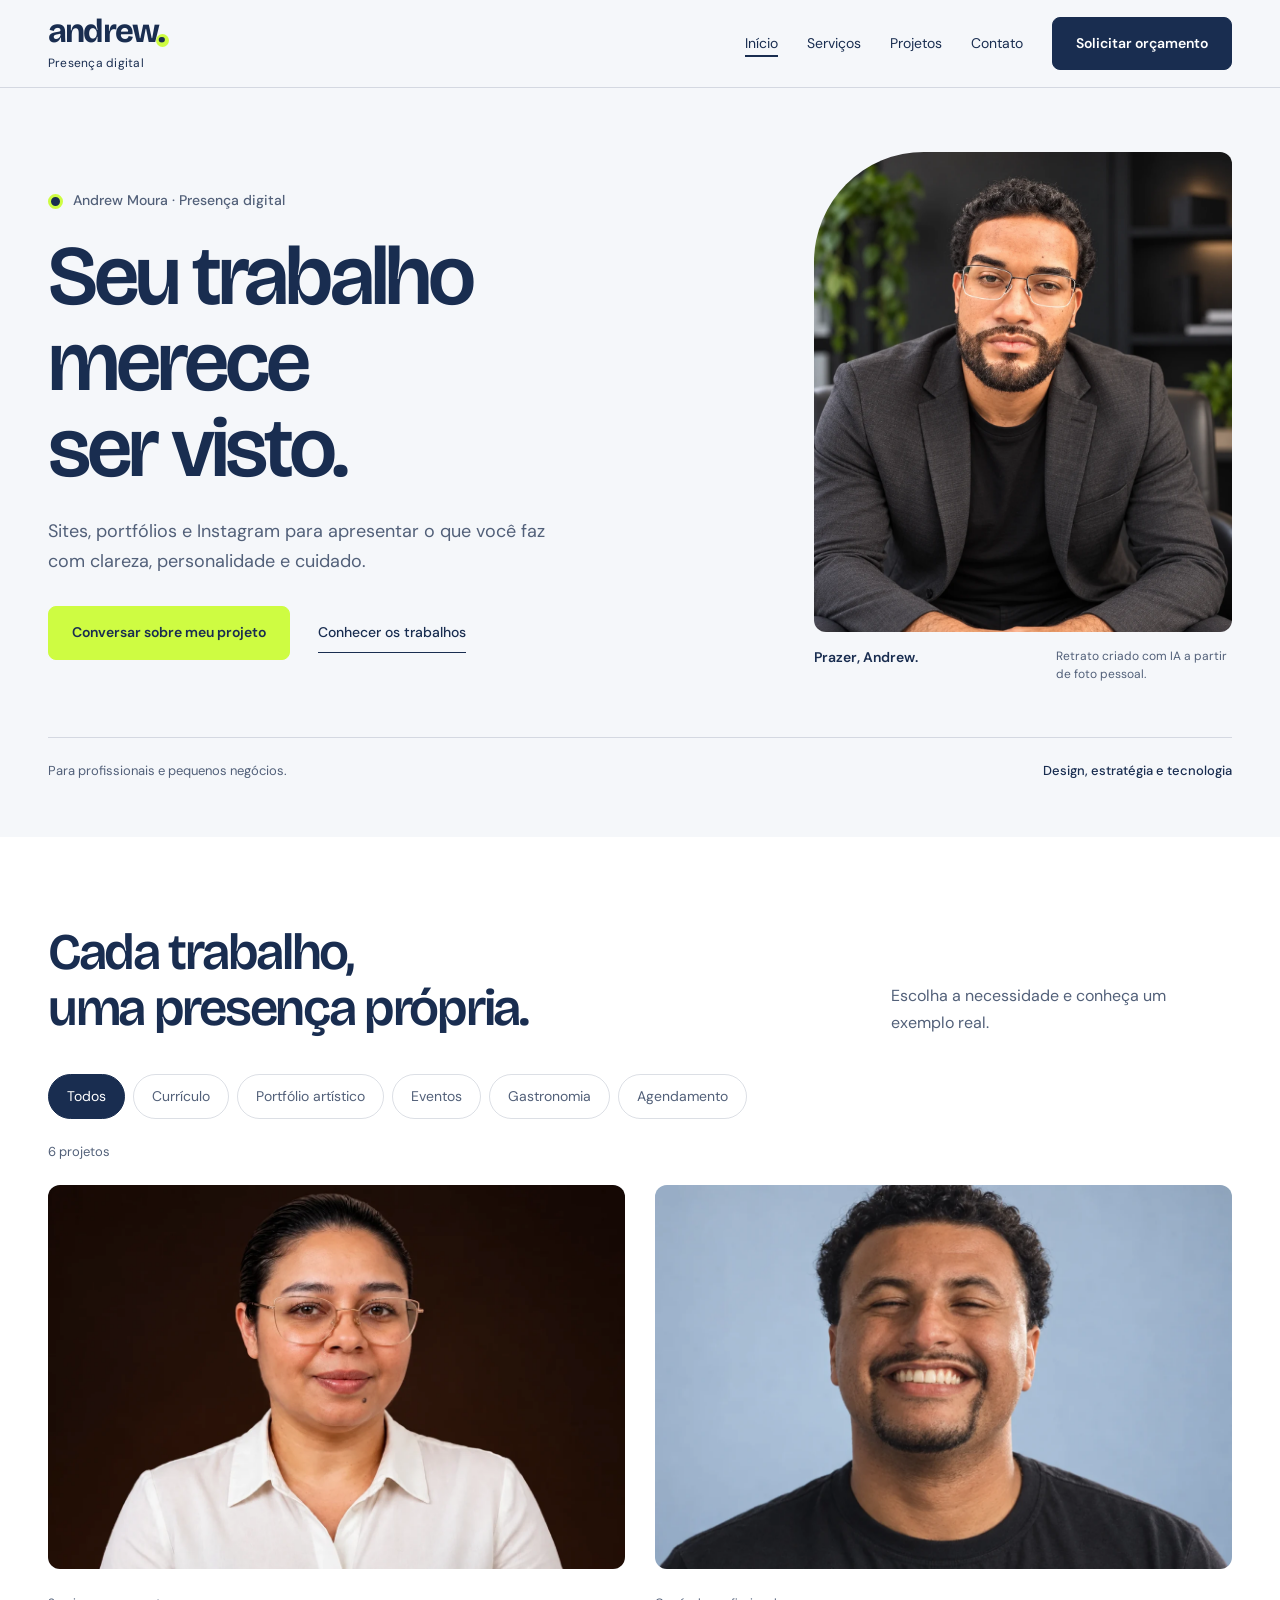
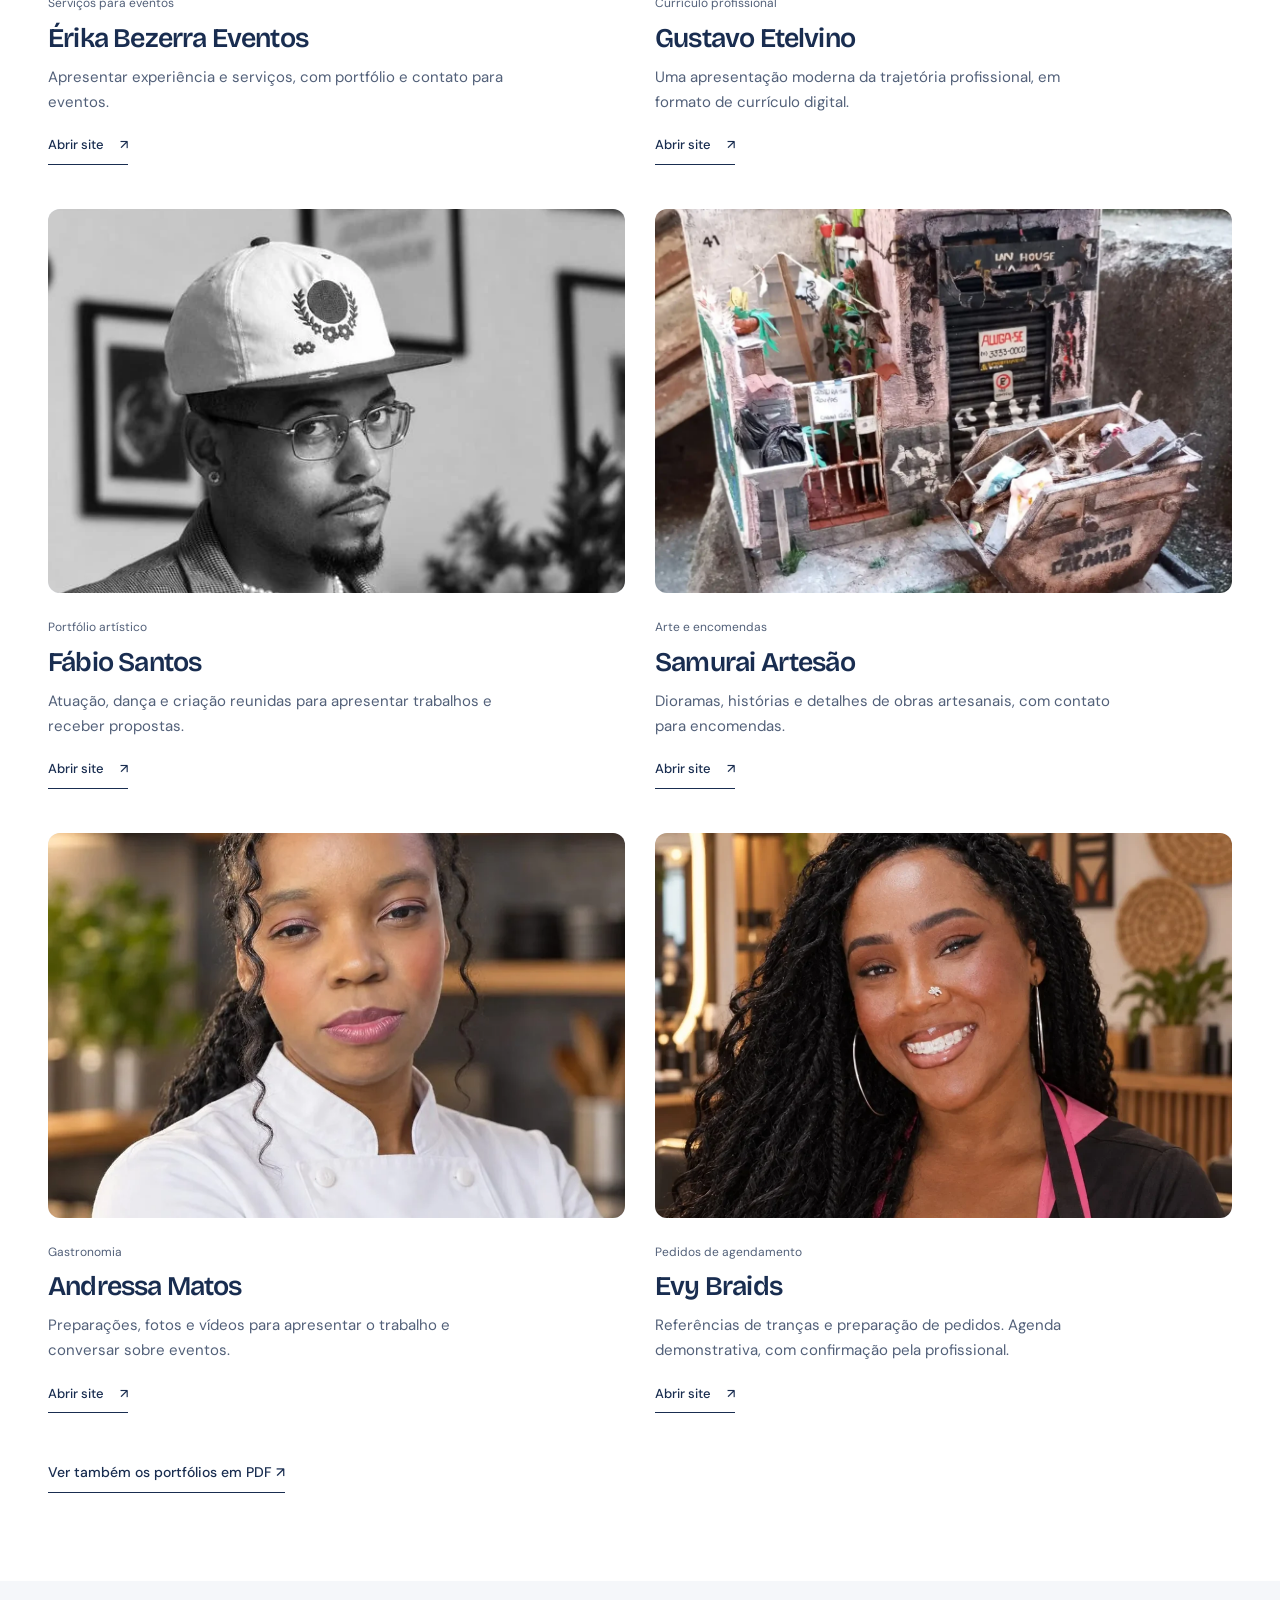
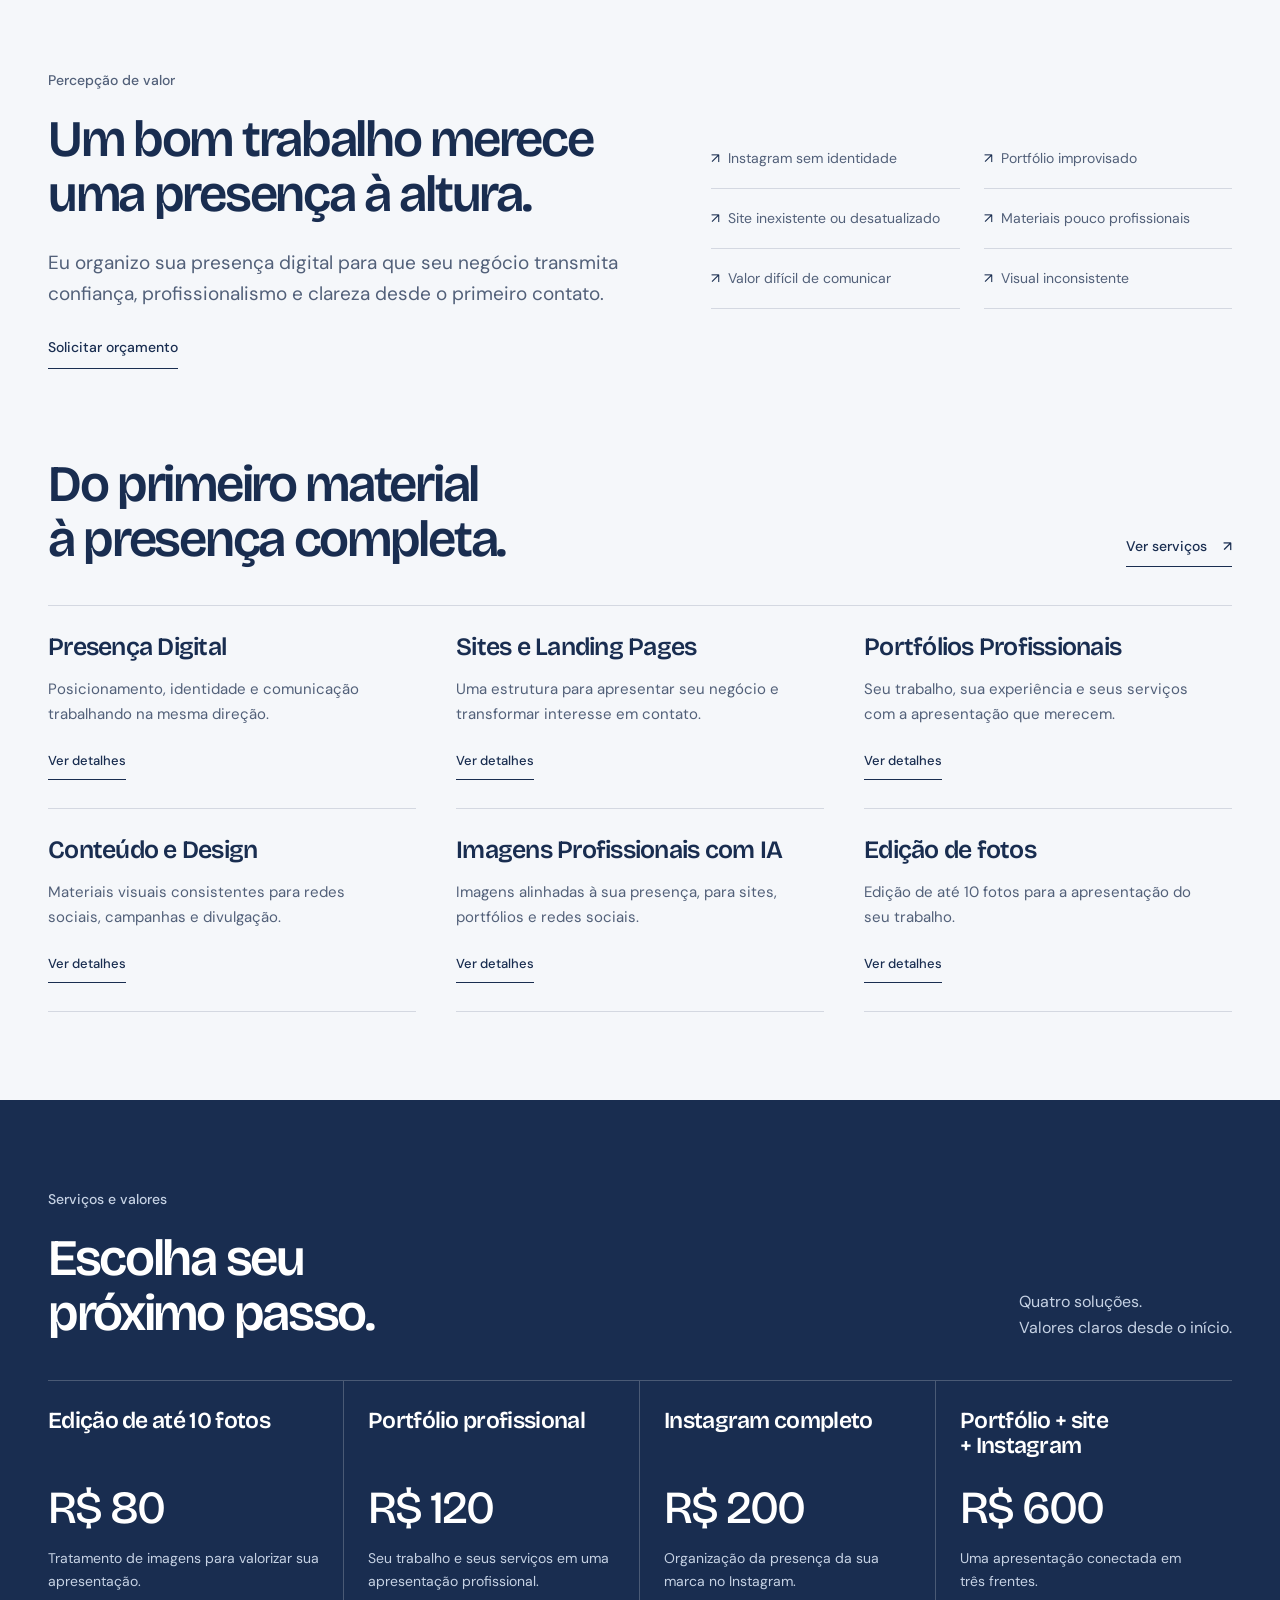
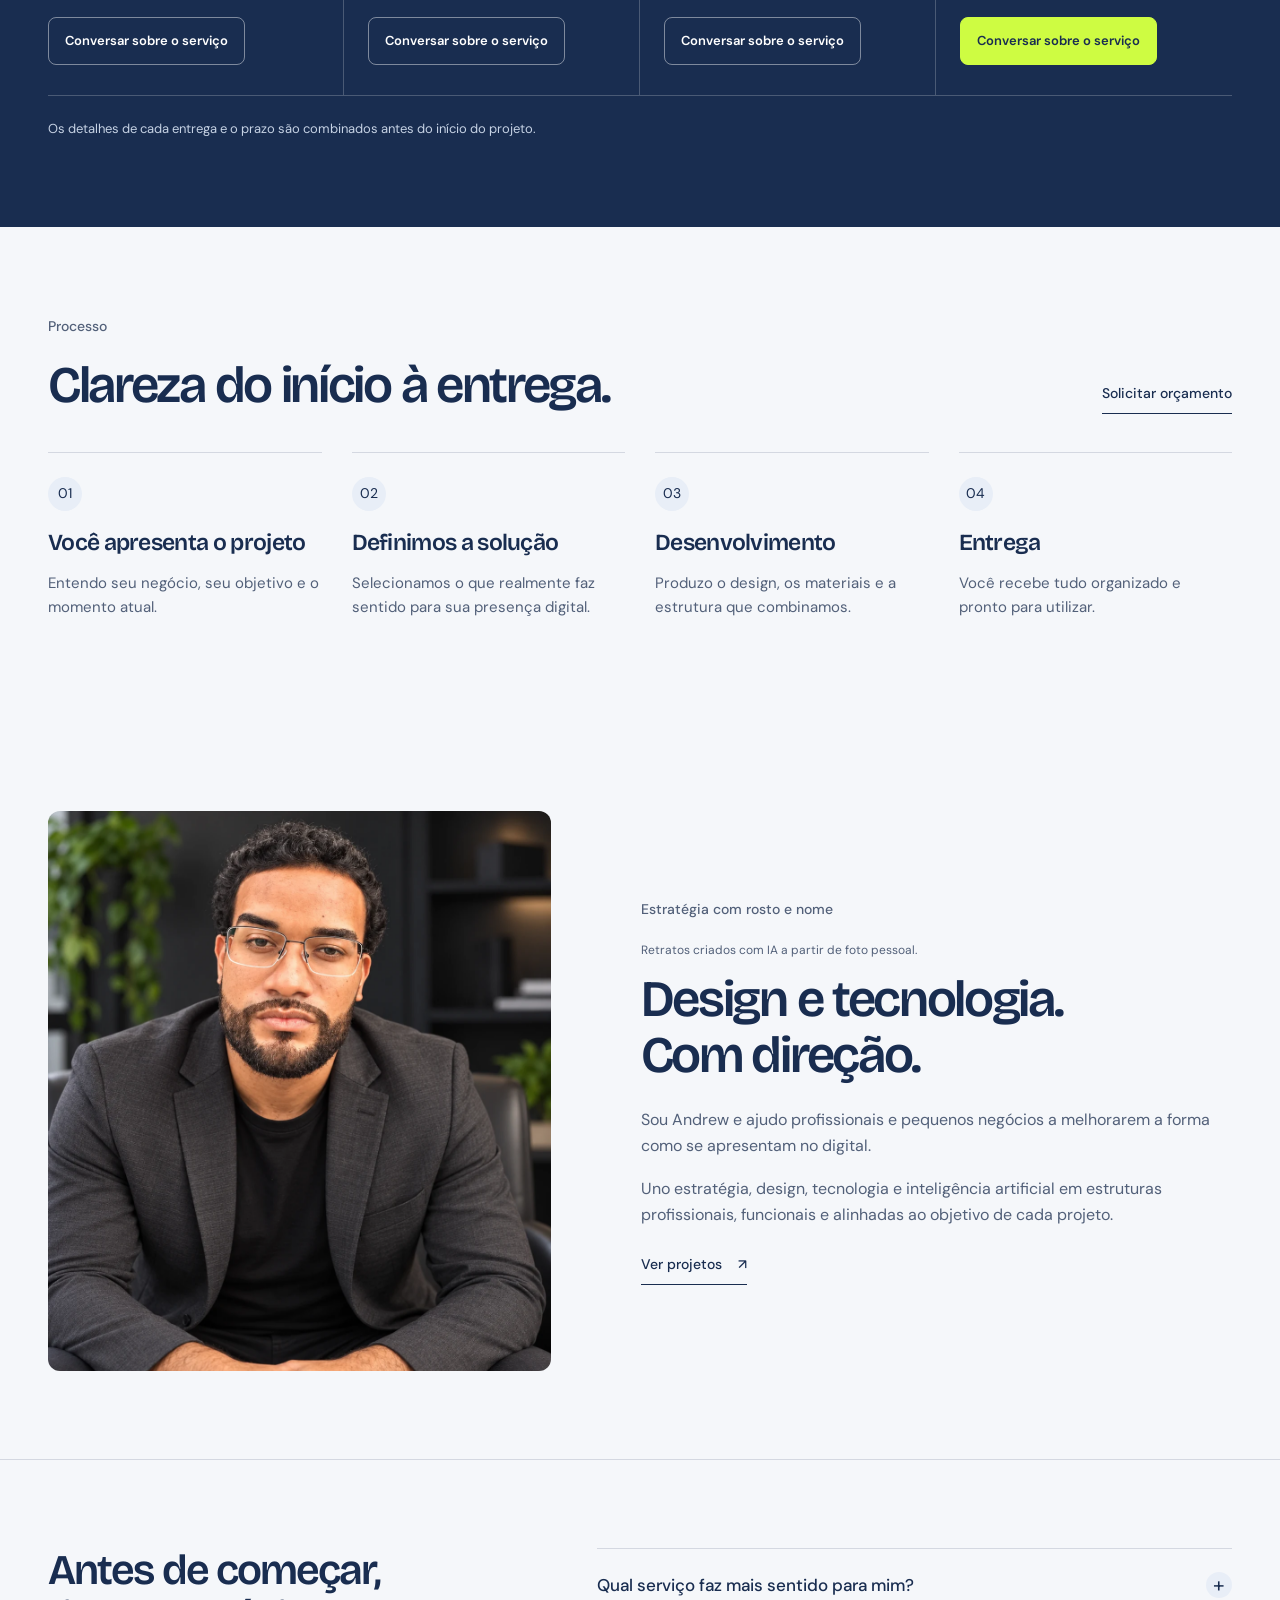
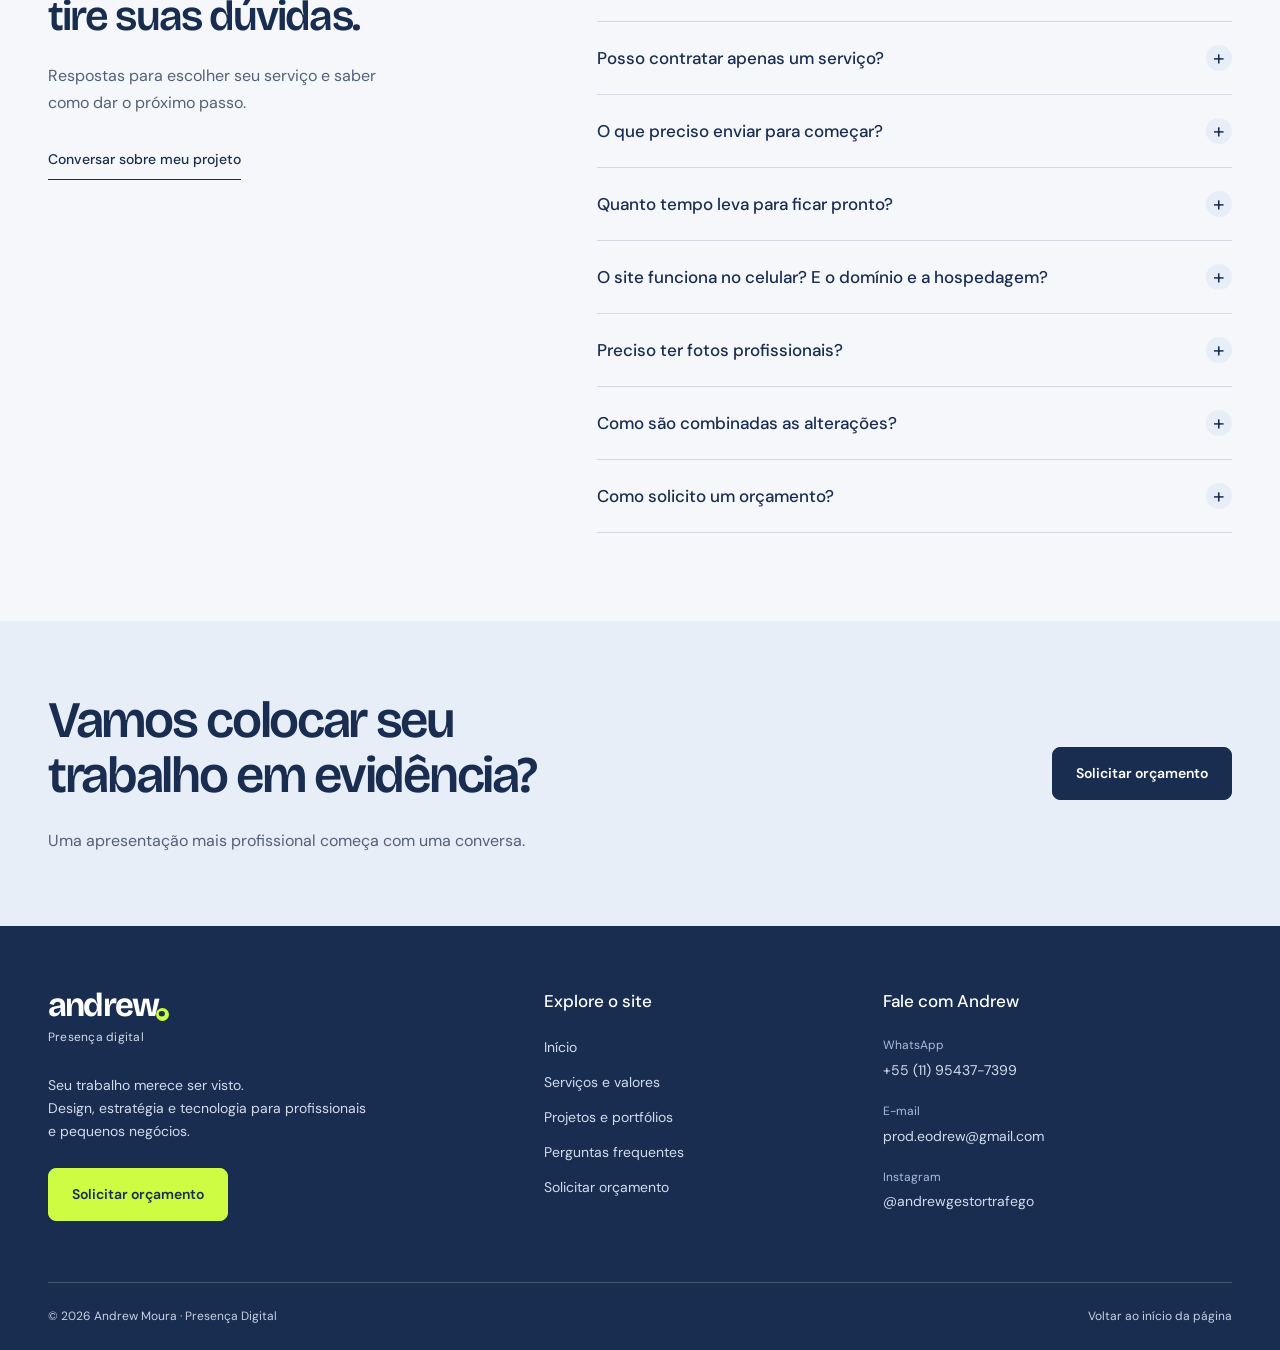
<file: index.html>
<!doctype html><html lang="pt-BR"><head><meta charset="utf-8"><meta name="viewport" content="width=device-width,initial-scale=1"><meta name="description" content="Andrew une design, estratégia e tecnologia em sites, portfólios, identidade visual e presença digital para profissionais e pequenos negócios."><meta name="theme-color" content="#f5f7fa"><title>Design, estratégia e tecnologia | Andrew — Presença Digital</title><link rel="icon" href="data:image/svg+xml,%3Csvg xmlns='http://www.w3.org/2000/svg' viewBox='0 0 40 40'%3E%3Crect width='40' height='40' rx='8' fill='%230d0d0f'/%3E%3Cpath d='M9 30 20 8l11 22M14 23h12' fill='none' stroke='%23cefc42' stroke-width='3'/%3E%3C/svg%3E"><link rel="stylesheet" href="studio.css?v=20261023-footer-faq"><script src="app.js?v=20261023" defer></script></head><body><a class="sr-only" href="#main">Pular para o conteúdo</a>
<header><div class="wrap"><a class="brand" href="index.html">andrew<span>.</span><small>Presença digital</small></a><button type="button" class="menu-toggle" aria-controls="nav" aria-expanded="false">Menu</button><nav id="nav" aria-label="Principal"><a href="index.html" aria-current="page">Início</a><a href="servicos.html" >Serviços</a><a href="projetos.html" >Projetos</a><a href="projetos.html#contato">Contato</a><a class="button" href="projetos.html#contato">Solicitar orçamento</a></nav></div></header>
<main id="main">
<section class="studio-hero"><div class="wrap">
          <div class="studio-hero-grid"><div>
            <p class="eyebrow">Andrew Moura · Presença digital</p>
            <h1>Seu trabalho merece ser visto.</h1>
            <p class="lead">Sites, portfólios e Instagram para apresentar o que você faz com clareza, personalidade e cuidado.</p>
            <div class="actions"><a class="button primary" href="projetos.html#contato">Conversar sobre meu projeto</a><a class="text-link" href="#selecionados">Conhecer os trabalhos</a></div>
          </div><figure class="hero-portrait"><img src="assets/executivo-sobre.webp" alt="Retrato de apresentação de Andrew Moura" width="1122" height="1402" fetchpriority="high"><figcaption><strong>Prazer, Andrew.</strong><span>Retrato criado com IA a partir de foto pessoal.</span></figcaption></figure></div>
          <div class="hero-bottom"><p>Para profissionais e pequenos negócios.</p><a href="servicos.html">Design, estratégia e tecnologia</a></div>
        </div></section>
<section class="content work-selection" id="selecionados"><div class="wrap"><div class="section-top"><div><h2>Cada trabalho,<br>uma presença própria.</h2></div><p>Escolha a necessidade e conheça um exemplo real.</p></div><div class="pd-catalog"><div class="pd-filters" role="group" aria-label="Filtrar projetos por necessidade"><button type="button" data-filter="todos" aria-pressed="true">Todos</button><button type="button" data-filter="curriculo" aria-pressed="false">Currículo</button><button type="button" data-filter="portfolio" aria-pressed="false">Portfólio artístico</button><button type="button" data-filter="eventos" aria-pressed="false">Eventos</button><button type="button" data-filter="gastronomia" aria-pressed="false">Gastronomia</button><button type="button" data-filter="agenda" aria-pressed="false">Agendamento</button></div><p class="pd-count" aria-live="polite">6 projetos</p><div class="pd-project-grid"><article class="pd-project" data-photo="erika" data-category="eventos"><a class="pd-project-visual" href="http://erikabezerraeventos.com.br/" target="_blank" rel="noopener noreferrer" aria-label="Abrir site de Érika Bezerra Eventos em nova aba"><img src="assets/projeto-erika.webp" alt="Retrato de Érika Bezerra, usado em seu site de eventos" loading="lazy"></a><div class="pd-project-copy"><span class="pd-project-type">Serviços para eventos</span><h3>Érika Bezerra Eventos</h3><p>Apresentar experiência e serviços, com portfólio e contato para eventos.</p><a class="text-link" href="http://erikabezerraeventos.com.br/" target="_blank" rel="noopener noreferrer">Abrir site <span aria-hidden="true">↗</span></a></div></article><article class="pd-project" data-photo="gustavo" data-category="curriculo"><a class="pd-project-visual" href="https://gustavoetelvino.lovable.app/" target="_blank" rel="noopener noreferrer" aria-label="Abrir site de Gustavo Etelvino em nova aba"><img src="assets/projeto-gustavo.webp" alt="Retrato profissional de Gustavo Etelvino" loading="lazy"></a><div class="pd-project-copy"><span class="pd-project-type">Currículo profissional</span><h3>Gustavo Etelvino</h3><p>Uma apresentação moderna da trajetória profissional, em formato de currículo digital.</p><a class="text-link" href="https://gustavoetelvino.lovable.app/" target="_blank" rel="noopener noreferrer">Abrir site <span aria-hidden="true">↗</span></a></div></article><article class="pd-project" data-photo="fabio" data-category="portfolio"><a class="pd-project-visual" href="https://presencadigital-lab.github.io/fabiosantos/" target="_blank" rel="noopener noreferrer" aria-label="Abrir site de Fábio Santos em nova aba"><img src="assets/projeto-fabio.webp" alt="Retrato em preto e branco de Fábio Santos" loading="lazy"></a><div class="pd-project-copy"><span class="pd-project-type">Portfólio artístico</span><h3>Fábio Santos</h3><p>Atuação, dança e criação reunidas para apresentar trabalhos e receber propostas.</p><a class="text-link" href="https://presencadigital-lab.github.io/fabiosantos/" target="_blank" rel="noopener noreferrer">Abrir site <span aria-hidden="true">↗</span></a></div></article><article class="pd-project" data-photo="samurai" data-category="portfolio"><a class="pd-project-visual" href="https://galpaodaevy.github.io/samurai-artesao/" target="_blank" rel="noopener noreferrer" aria-label="Abrir site de Samurai Artesão em nova aba"><img src="assets/projeto-samurai.webp" alt="Diorama Casa da Dona Cleide, obra do Samurai Artesão" loading="lazy"></a><div class="pd-project-copy"><span class="pd-project-type">Arte e encomendas</span><h3>Samurai Artesão</h3><p>Dioramas, histórias e detalhes de obras artesanais, com contato para encomendas.</p><a class="text-link" href="https://galpaodaevy.github.io/samurai-artesao/" target="_blank" rel="noopener noreferrer">Abrir site <span aria-hidden="true">↗</span></a></div></article><article class="pd-project" data-photo="andressa" data-category="gastronomia"><a class="pd-project-visual" href="https://galpaodaevy.github.io/andressamatos/" target="_blank" rel="noopener noreferrer" aria-label="Abrir site de Andressa Matos em nova aba"><img src="assets/projeto-andressa.webp" alt="Andressa Matos, chef garde-manger" loading="lazy"></a><div class="pd-project-copy"><span class="pd-project-type">Gastronomia</span><h3>Andressa Matos</h3><p>Preparações, fotos e vídeos para apresentar o trabalho e conversar sobre eventos.</p><a class="text-link" href="https://galpaodaevy.github.io/andressamatos/" target="_blank" rel="noopener noreferrer">Abrir site <span aria-hidden="true">↗</span></a></div></article><article class="pd-project" data-photo="evy" data-category="agenda"><a class="pd-project-visual" href="https://galpaodaevy.github.io/evybraids/" target="_blank" rel="noopener noreferrer" aria-label="Abrir site de Evy Braids em nova aba"><img src="assets/projeto-evy.webp" alt="Evellyn Guimarães, a Evy, com suas tranças" loading="lazy"></a><div class="pd-project-copy"><span class="pd-project-type">Pedidos de agendamento</span><h3>Evy Braids</h3><p>Referências de tranças e preparação de pedidos. Agenda demonstrativa, com confirmação pela profissional.</p><a class="text-link" href="https://galpaodaevy.github.io/evybraids/" target="_blank" rel="noopener noreferrer">Abrir site <span aria-hidden="true">↗</span></a></div></article></div></div><a class="text-link pd-more" href="projetos.html">Ver também os portfólios em PDF ↗</a></div></section>
<section class="content"><div class="wrap problem"><div class="reveal"><span class="eyebrow">Percepção de valor</span><h2>Um bom trabalho merece uma presença <em>à altura.</em></h2><p class="lead">Eu organizo sua presença digital para que seu negócio transmita confiança, profissionalismo e clareza desde o primeiro contato.</p><a class="text-link" href="projetos.html#contato">Solicitar orçamento</a></div><div class="problem-list reveal"><p><span>↗</span>Instagram sem identidade</p><p><span>↗</span>Portfólio improvisado</p><p><span>↗</span>Site inexistente ou desatualizado</p><p><span>↗</span>Materiais pouco profissionais</p><p><span>↗</span>Valor difícil de comunicar</p><p><span>↗</span>Visual inconsistente</p></div></div></section>
<section class="content" id="solucoes"><div class="wrap"><div class="section-top reveal"><div><h2>Do primeiro material<br>à presença completa.</h2></div><a class="text-link" href="servicos.html">Ver serviços<span aria-hidden="true">↗</span></a></div><div class="solutions"><article class="solution reveal"><span class="number">01</span><h3>Presença Digital</h3><p>Posicionamento, identidade e comunicação trabalhando na mesma direção.</p><a class="text-link" href="servicos.html#identidade">Ver detalhes</a></article><article class="solution reveal"><span class="number">02</span><h3>Sites e Landing Pages</h3><p>Uma estrutura para apresentar seu negócio e transformar interesse em contato.</p><a class="text-link" href="servicos.html#sites">Ver detalhes</a></article><article class="solution reveal"><span class="number">03</span><h3>Portfólios Profissionais</h3><p>Seu trabalho, sua experiência e seus serviços com a apresentação que merecem.</p><a class="text-link" href="servicos.html#apresentacao">Ver detalhes</a></article><article class="solution reveal"><span class="number">04</span><h3>Conteúdo e Design</h3><p>Materiais visuais consistentes para redes sociais, campanhas e divulgação.</p><a class="text-link" href="servicos.html#identidade">Ver detalhes</a></article><article class="solution reveal"><span class="number">05</span><h3>Imagens Profissionais com IA</h3><p>Imagens alinhadas à sua presença, para sites, portfólios e redes sociais.</p><a class="text-link" href="servicos.html#identidade">Ver detalhes</a></article><article class="solution reveal"><span class="number">06</span><h3>Edição de fotos</h3><p>Edição de até 10 fotos para a apresentação do seu trabalho.</p><a class="text-link" href="servicos.html#fotos">Ver detalhes</a></article></div></div></section>
<section class="content band" id="investimento"><div class="wrap"><div class="section-top"><div><span class="eyebrow">Serviços e valores</span><h2>Escolha seu<br>próximo passo.</h2></div><p>Quatro soluções.<br>Valores claros desde o início.</p></div><div class="packages"><article class="package"><span class="number">01 / SERVIÇO</span><h3>Edição de até 10 fotos</h3><div class="price">R$ 80</div><p>Tratamento de imagens para valorizar sua apresentação.</p><a class="button" href="projetos.html?servico=3#contato">Conversar sobre o serviço</a></article><article class="package"><span class="number">02 / SERVIÇO</span><h3>Portfólio profissional</h3><div class="price">R$ 120</div><p>Seu trabalho e seus serviços em uma apresentação profissional.</p><a class="button" href="projetos.html?servico=1#contato">Conversar sobre o serviço</a></article><article class="package"><span class="number">03 / SERVIÇO</span><h3>Instagram completo</h3><div class="price">R$ 200</div><p>Organização da presença da sua marca no Instagram.</p><a class="button" href="projetos.html?servico=0#contato">Conversar sobre o serviço</a></article><article class="package"><span class="number">04 / SERVIÇO</span><h3>Portfólio + site + Instagram</h3><div class="price">R$ 600</div><p>Uma apresentação conectada em três frentes.</p><a class="button" href="projetos.html?servico=2#contato">Conversar sobre o serviço</a></article></div><p>Os detalhes de cada entrega e o prazo são combinados antes do início do projeto.</p></div></section>
<section class="content"><div class="wrap"><div class="section-top reveal"><div><span class="eyebrow">Processo</span><h2>Clareza do início à entrega.</h2></div><a class="text-link" href="projetos.html#contato">Solicitar orçamento</a></div><div class="steps"><article class="reveal"><span class="number">01</span><h3>Você apresenta o projeto</h3><p>Entendo seu negócio, seu objetivo e o momento atual.</p></article><article class="reveal"><span class="number">02</span><h3>Definimos a solução</h3><p>Selecionamos o que realmente faz sentido para sua presença digital.</p></article><article class="reveal"><span class="number">03</span><h3>Desenvolvimento</h3><p>Produzo o design, os materiais e a estrutura que combinamos.</p></article><article class="reveal"><span class="number">04</span><h3>Entrega</h3><p>Você recebe tudo organizado e pronto para utilizar.</p></article></div></div></section>
<section class="content"><div class="wrap about-mini"><img class="reveal" src="assets/executivo-sobre.webp" alt="Retrato de Andrew sentado em um ambiente de trabalho" loading="lazy" width="1122" height="1402"><div class="reveal"><span class="eyebrow">Estratégia com rosto e nome</span><p class="pd-photo-note">Retratos criados com IA a partir de foto pessoal.</p><h2>Design e tecnologia.<br><em>Com direção.</em></h2><p>Sou Andrew e ajudo profissionais e pequenos negócios a melhorarem a forma como se apresentam no digital.</p><p>Uno estratégia, design, tecnologia e inteligência artificial em estruturas profissionais, funcionais e alinhadas ao objetivo de cada projeto.</p><a class="text-link" href="projetos.html">Ver projetos<span aria-hidden="true">↗</span></a></div></div></section>
<section class="content help-section" id="duvidas" aria-labelledby="help-title">
  <div class="wrap help-layout"><div class="help-intro"><h2 id="help-title">Antes de começar,<br>tire suas dúvidas.</h2><p>Respostas para escolher seu serviço e saber como dar o próximo passo.</p><a class="text-link" href="projetos.html#contato">Conversar sobre meu projeto</a></div>
  <div class="help-questions"><details><summary>Qual serviço faz mais sentido para mim?</summary><div class="help-answer"><p>Se você precisa apresentar sua trajetória e seus trabalhos, comece pelo portfólio. Para organizar sua marca nas redes, conheça o Instagram completo. Se quer reunir portfólio, site e Instagram, há uma opção que conecta as três frentes. Para melhorar imagens que você já tem, escolha a edição de fotos. <a href="servicos.html">Compare os serviços e valores</a> ou converse com Andrew para definir o melhor caminho.</p></div></details>
<details><summary>Posso contratar apenas um serviço?</summary><div class="help-answer"><p>Sim. Você pode contratar um serviço individual ou combinar entregas em um projeto. O que será produzido e o investimento são alinhados antes do início.</p></div></details>
<details><summary>O que preciso enviar para começar?</summary><div class="help-answer"><p>Separe uma descrição do seu trabalho, seus serviços, contatos, fotos e referências do que você gosta. Se já tiver logotipo e materiais da marca, eles também ajudam. Os materiais necessários são confirmados de acordo com o serviço escolhido.</p></div></details>
<details><summary>Quanto tempo leva para ficar pronto?</summary><div class="help-answer"><p>O prazo depende do serviço, do volume de conteúdo e da complexidade do projeto. A previsão é definida na proposta, considerando os materiais e as aprovações necessários para a entrega.</p></div></details>
<details><summary>O site funciona no celular? E o domínio e a hospedagem?</summary><div class="help-answer"><p>Os sites são preparados para computador, tablet e celular. Domínio próprio e hospedagem são definidos separadamente conforme a necessidade do projeto; confirme essas condições na proposta antes de contratar.</p></div></details>
<details><summary>Preciso ter fotos profissionais?</summary><div class="help-answer"><p>Não necessariamente. Você pode apresentar as fotos que já tem para avaliar o que pode ser aproveitado ou editado. Quando fizer sentido para o projeto, também é possível conversar sobre imagens produzidas com inteligência artificial.</p></div></details>
<details><summary>Como são combinadas as alterações?</summary><div class="help-answer"><p>Antes de começar, alinhe o conteúdo, a direção visual e o que está incluído na entrega. A quantidade de revisões e eventuais custos de pedidos adicionais devem ser confirmados na proposta.</p></div></details>
<details><summary>Como solicito um orçamento?</summary><div class="help-answer"><p>Acesse <a href="projetos.html#contato">Solicitar orçamento</a>, informe seu nome, o serviço de interesse, seu Instagram e o que pretende realizar. Você pode conferir a mensagem antes de continuar no WhatsApp. O envio é feito por você, dentro do WhatsApp. Se preferir, use o e-mail ou o Instagram disponíveis no rodapé.</p></div></details></div></div>
</section>
<section class="contact-banner"><div class="wrap reveal"><div><h2>Vamos colocar seu<br>trabalho em evidência?</h2><p>Uma apresentação mais profissional começa com uma conversa.</p></div><a class="button" href="projetos.html#contato">Solicitar orçamento</a></div></section></main>
<footer class="site-footer" id="rodape"><div class="wrap footer-grid">
  <div class="footer-about"><a class="brand" href="index.html" aria-label="Andrew Moura, início">andrew<span>.</span><small>Presença digital</small></a><p>Seu trabalho merece ser visto.<br>Design, estratégia e tecnologia para profissionais e pequenos negócios.</p><a class="button primary" href="projetos.html#contato">Solicitar orçamento</a></div>
  <div class="footer-navigation" role="navigation" aria-labelledby="footer-links-title"><h2 id="footer-links-title">Explore o site</h2><ul><li><a href="index.html">Início</a></li><li><a href="servicos.html">Serviços e valores</a></li><li><a href="projetos.html">Projetos e portfólios</a></li><li><a href="#duvidas">Perguntas frequentes</a></li><li><a href="projetos.html#contato">Solicitar orçamento</a></li></ul></div>
  <div class="footer-contact"><h2>Fale com Andrew</h2><ul><li><a href="https://wa.me/5511954377399" target="_blank" rel="noopener noreferrer"><span>WhatsApp</span>+55 (11) 95437-7399</a></li><li><a href="mailto:prod.eodrew@gmail.com"><span>E-mail</span>prod.eodrew@gmail.com</a></li><li><a href="https://www.instagram.com/andrewgestortrafego/" target="_blank" rel="noopener noreferrer"><span>Instagram</span>@andrewgestortrafego</a></li></ul></div>
</div><div class="wrap footer-bottom"><p>© 2026 Andrew Moura · Presença Digital</p><a href="#main">Voltar ao início da página</a></div></footer></body></html>
</file>
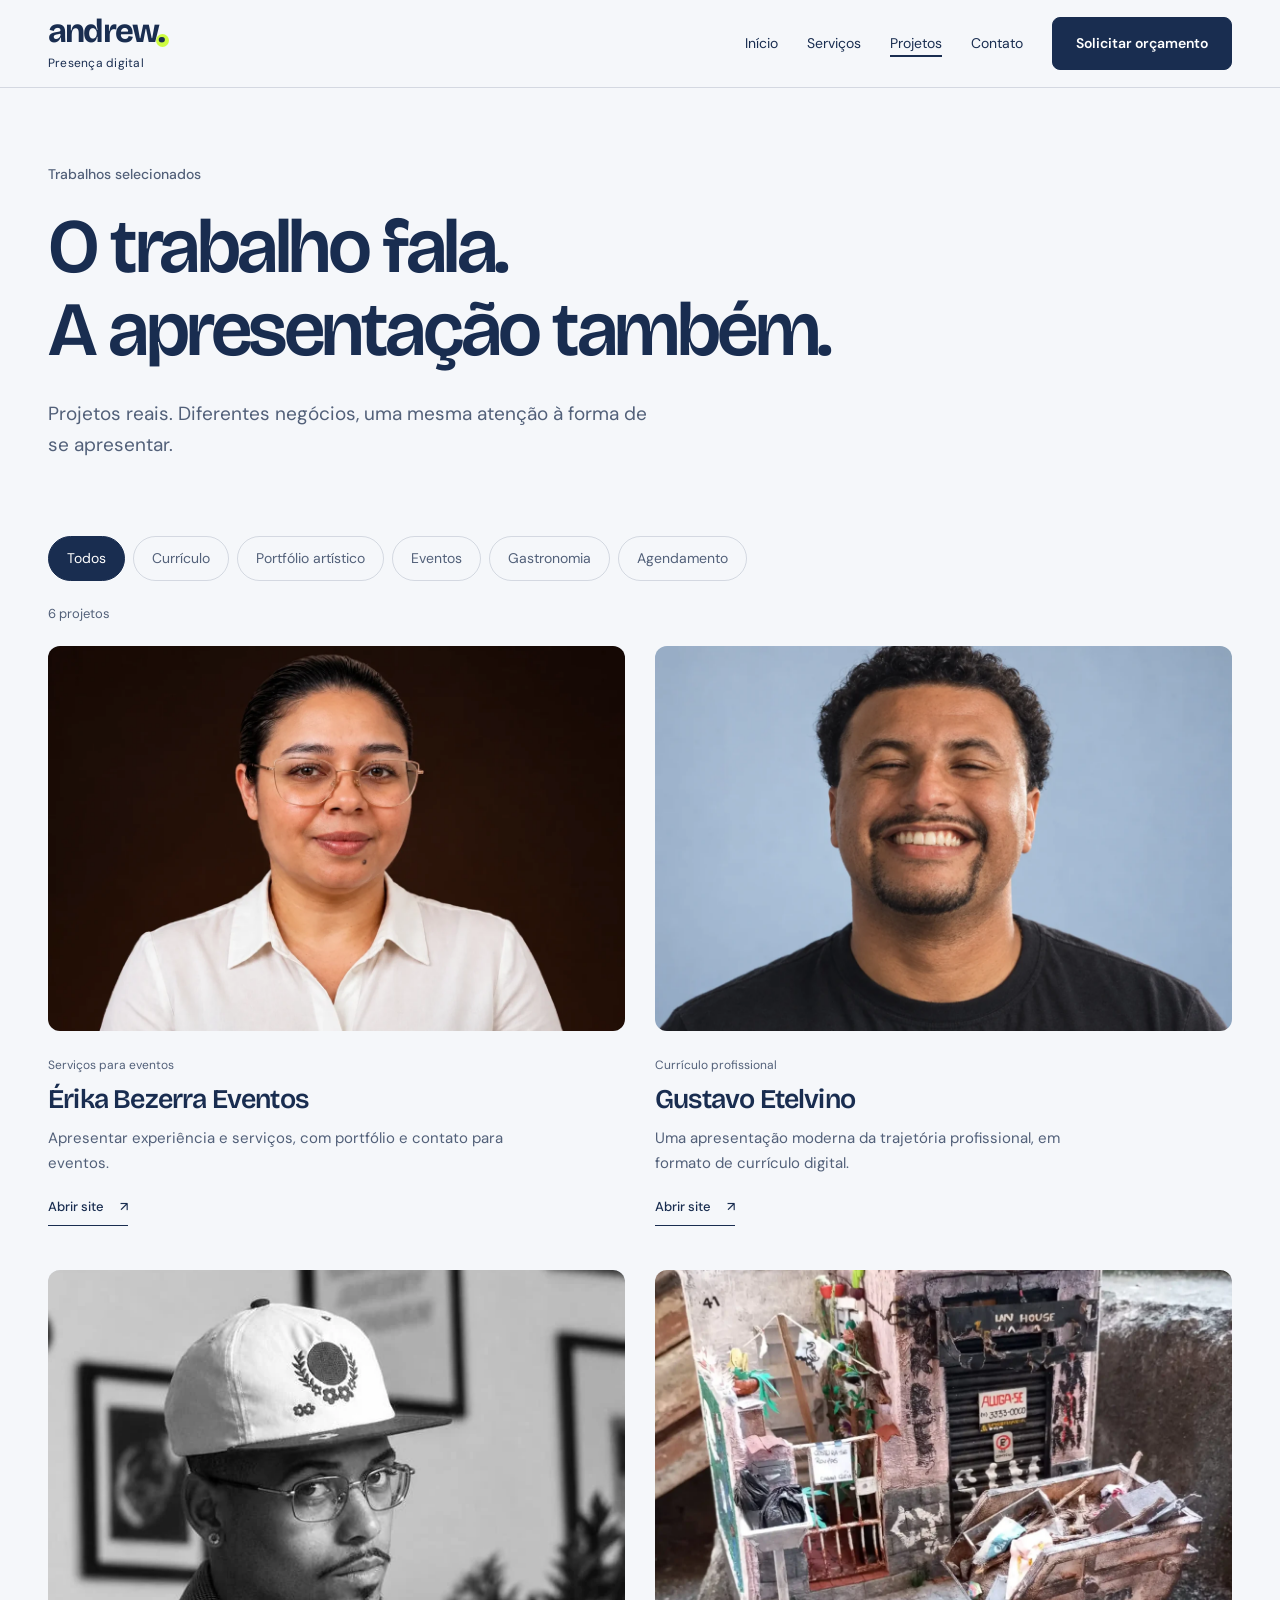
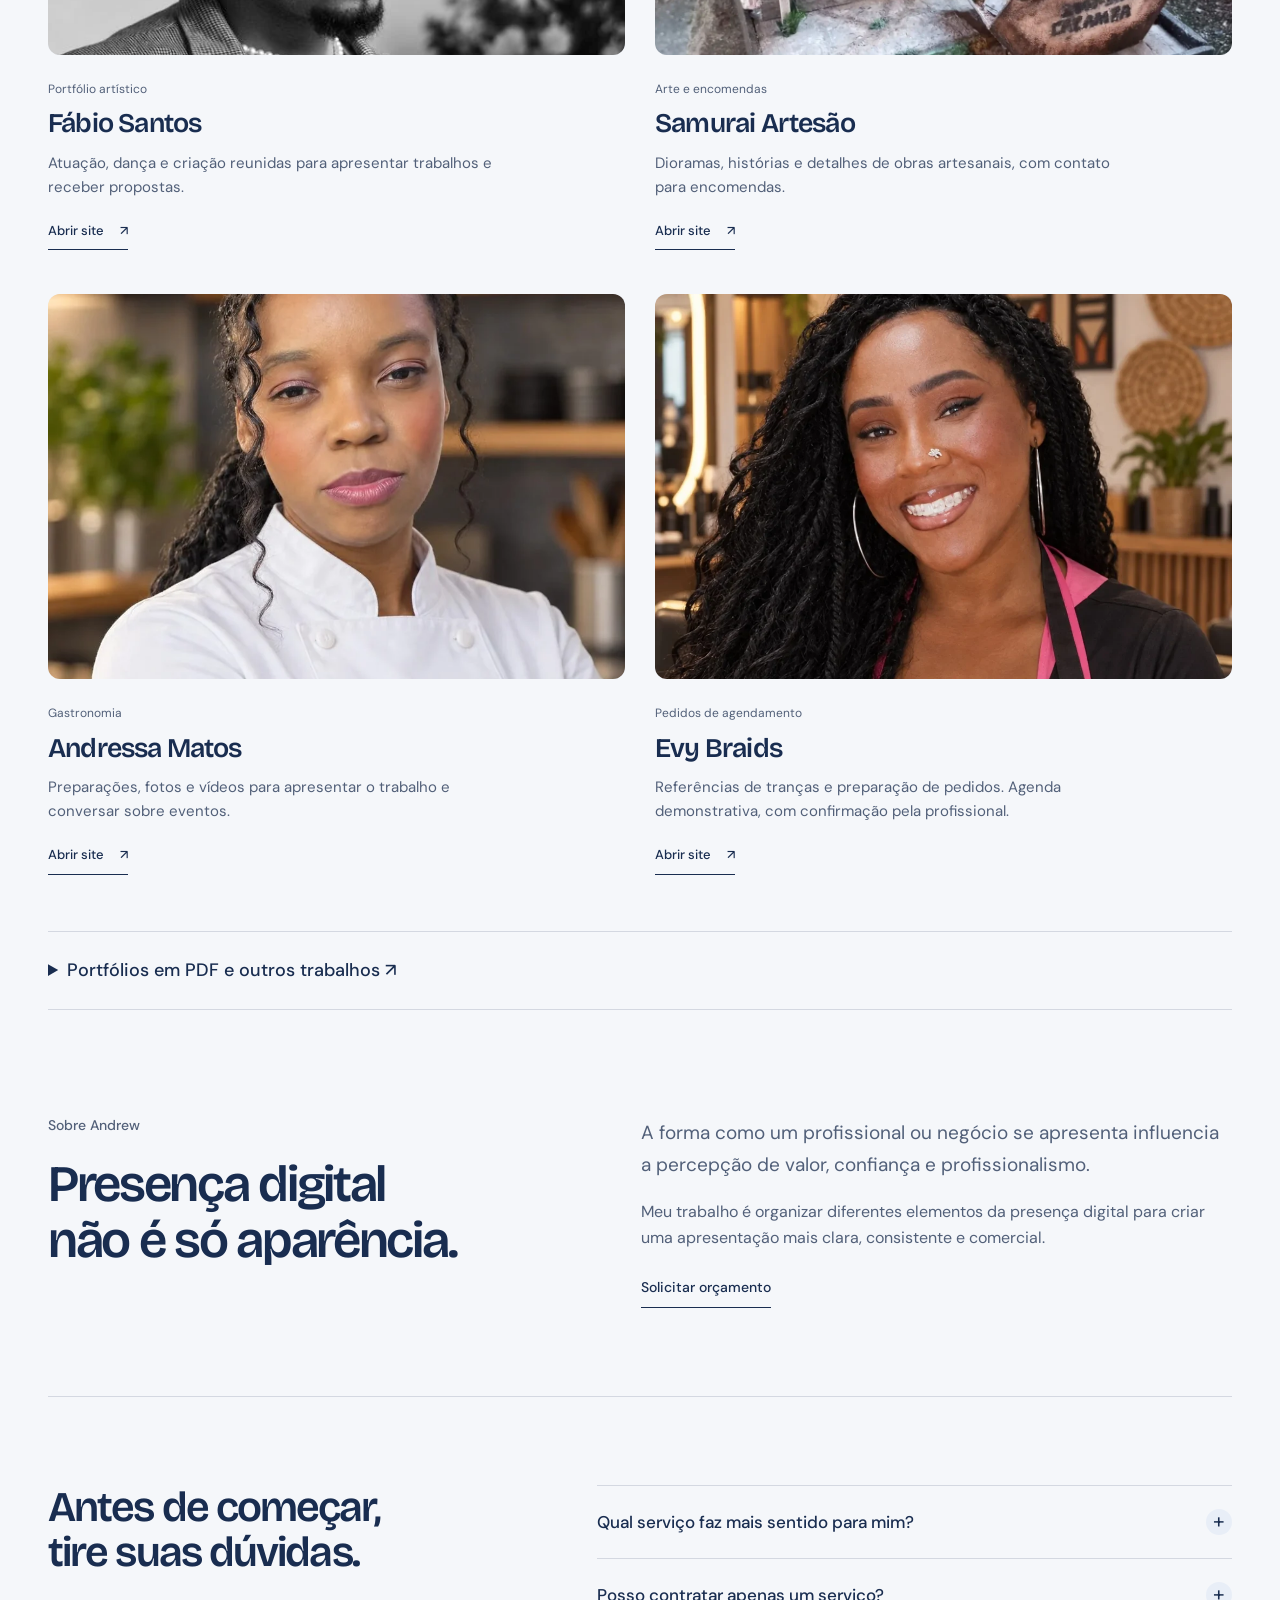
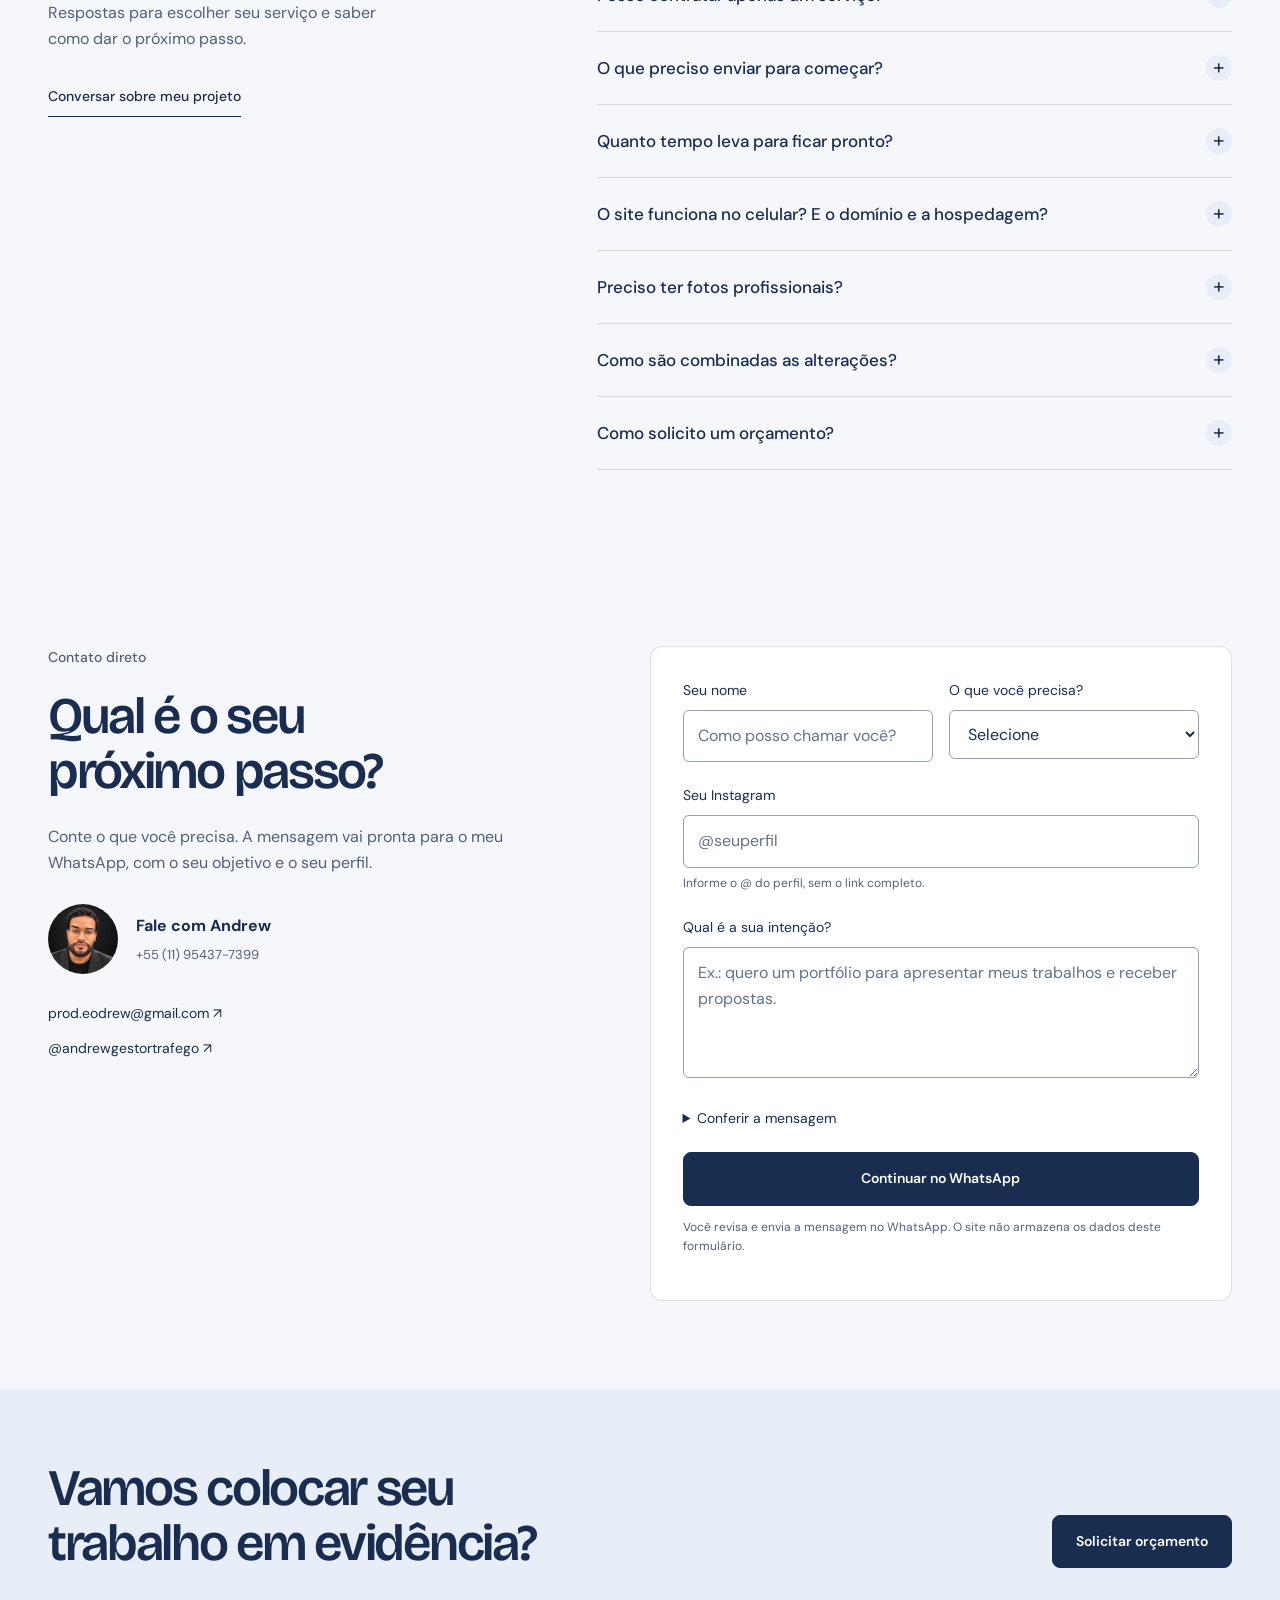
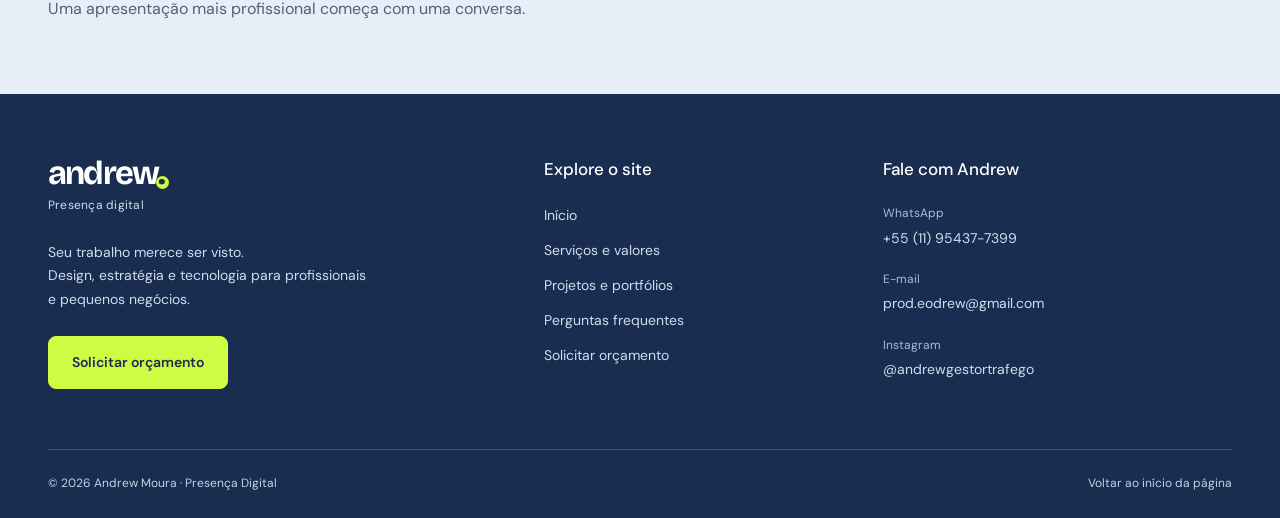
<file: projetos.html>
<!doctype html><html lang="pt-BR"><head><meta charset="utf-8"><meta name="viewport" content="width=device-width,initial-scale=1"><meta name="description" content="Andrew une design, estratégia e tecnologia em sites, portfólios, identidade visual e presença digital para profissionais e pequenos negócios."><meta name="theme-color" content="#f5f7fa"><title>Projetos e contato | Andrew — Presença Digital</title><link rel="icon" href="data:image/svg+xml,%3Csvg xmlns='http://www.w3.org/2000/svg' viewBox='0 0 40 40'%3E%3Crect width='40' height='40' rx='8' fill='%230d0d0f'/%3E%3Cpath d='M9 30 20 8l11 22M14 23h12' fill='none' stroke='%23cefc42' stroke-width='3'/%3E%3C/svg%3E"><link rel="stylesheet" href="studio.css?v=20261023-footer-faq"><script src="app.js?v=20261023" defer></script></head><body><a class="sr-only" href="#main">Pular para o conteúdo</a>
<header><div class="wrap"><a class="brand" href="index.html">andrew<span>.</span><small>Presença digital</small></a><button type="button" class="menu-toggle" aria-controls="nav" aria-expanded="false">Menu</button><nav id="nav" aria-label="Principal"><a href="index.html" >Início</a><a href="servicos.html" >Serviços</a><a href="projetos.html" aria-current="page">Projetos</a><a href="projetos.html#contato">Contato</a><a class="button" href="projetos.html#contato">Solicitar orçamento</a></nav></div></header>
<main id="main"><div class="wrap">
<section class="page-intro"><span class="eyebrow">Trabalhos selecionados</span><h1>O trabalho fala.<br><span style="color:var(--gold)">A apresentação também.</span></h1><p class="lead">Projetos reais. Diferentes negócios, uma mesma atenção à forma de se apresentar.</p></section>
<section class="pd-project-section" aria-label="Projetos por necessidade"><div class="pd-catalog"><div class="pd-filters" role="group" aria-label="Filtrar projetos por necessidade"><button type="button" data-filter="todos" aria-pressed="true">Todos</button><button type="button" data-filter="curriculo" aria-pressed="false">Currículo</button><button type="button" data-filter="portfolio" aria-pressed="false">Portfólio artístico</button><button type="button" data-filter="eventos" aria-pressed="false">Eventos</button><button type="button" data-filter="gastronomia" aria-pressed="false">Gastronomia</button><button type="button" data-filter="agenda" aria-pressed="false">Agendamento</button></div><p class="pd-count" aria-live="polite">6 projetos</p><div class="pd-project-grid"><article class="pd-project" data-photo="erika" data-category="eventos"><a class="pd-project-visual" href="http://erikabezerraeventos.com.br/" target="_blank" rel="noopener noreferrer" aria-label="Abrir site de Érika Bezerra Eventos em nova aba"><img src="assets/projeto-erika.webp" alt="Retrato de Érika Bezerra, usado em seu site de eventos" loading="lazy"></a><div class="pd-project-copy"><span class="pd-project-type">Serviços para eventos</span><h3>Érika Bezerra Eventos</h3><p>Apresentar experiência e serviços, com portfólio e contato para eventos.</p><a class="text-link" href="http://erikabezerraeventos.com.br/" target="_blank" rel="noopener noreferrer">Abrir site <span aria-hidden="true">↗</span></a></div></article><article class="pd-project" data-photo="gustavo" data-category="curriculo"><a class="pd-project-visual" href="https://gustavoetelvino.lovable.app/" target="_blank" rel="noopener noreferrer" aria-label="Abrir site de Gustavo Etelvino em nova aba"><img src="assets/projeto-gustavo.webp" alt="Retrato profissional de Gustavo Etelvino" loading="lazy"></a><div class="pd-project-copy"><span class="pd-project-type">Currículo profissional</span><h3>Gustavo Etelvino</h3><p>Uma apresentação moderna da trajetória profissional, em formato de currículo digital.</p><a class="text-link" href="https://gustavoetelvino.lovable.app/" target="_blank" rel="noopener noreferrer">Abrir site <span aria-hidden="true">↗</span></a></div></article><article class="pd-project" data-photo="fabio" data-category="portfolio"><a class="pd-project-visual" href="https://presencadigital-lab.github.io/fabiosantos/" target="_blank" rel="noopener noreferrer" aria-label="Abrir site de Fábio Santos em nova aba"><img src="assets/projeto-fabio.webp" alt="Retrato em preto e branco de Fábio Santos" loading="lazy"></a><div class="pd-project-copy"><span class="pd-project-type">Portfólio artístico</span><h3>Fábio Santos</h3><p>Atuação, dança e criação reunidas para apresentar trabalhos e receber propostas.</p><a class="text-link" href="https://presencadigital-lab.github.io/fabiosantos/" target="_blank" rel="noopener noreferrer">Abrir site <span aria-hidden="true">↗</span></a></div></article><article class="pd-project" data-photo="samurai" data-category="portfolio"><a class="pd-project-visual" href="https://galpaodaevy.github.io/samurai-artesao/" target="_blank" rel="noopener noreferrer" aria-label="Abrir site de Samurai Artesão em nova aba"><img src="assets/projeto-samurai.webp" alt="Diorama Casa da Dona Cleide, obra do Samurai Artesão" loading="lazy"></a><div class="pd-project-copy"><span class="pd-project-type">Arte e encomendas</span><h3>Samurai Artesão</h3><p>Dioramas, histórias e detalhes de obras artesanais, com contato para encomendas.</p><a class="text-link" href="https://galpaodaevy.github.io/samurai-artesao/" target="_blank" rel="noopener noreferrer">Abrir site <span aria-hidden="true">↗</span></a></div></article><article class="pd-project" data-photo="andressa" data-category="gastronomia"><a class="pd-project-visual" href="https://galpaodaevy.github.io/andressamatos/" target="_blank" rel="noopener noreferrer" aria-label="Abrir site de Andressa Matos em nova aba"><img src="assets/projeto-andressa.webp" alt="Andressa Matos, chef garde-manger" loading="lazy"></a><div class="pd-project-copy"><span class="pd-project-type">Gastronomia</span><h3>Andressa Matos</h3><p>Preparações, fotos e vídeos para apresentar o trabalho e conversar sobre eventos.</p><a class="text-link" href="https://galpaodaevy.github.io/andressamatos/" target="_blank" rel="noopener noreferrer">Abrir site <span aria-hidden="true">↗</span></a></div></article><article class="pd-project" data-photo="evy" data-category="agenda"><a class="pd-project-visual" href="https://galpaodaevy.github.io/evybraids/" target="_blank" rel="noopener noreferrer" aria-label="Abrir site de Evy Braids em nova aba"><img src="assets/projeto-evy.webp" alt="Evellyn Guimarães, a Evy, com suas tranças" loading="lazy"></a><div class="pd-project-copy"><span class="pd-project-type">Pedidos de agendamento</span><h3>Evy Braids</h3><p>Referências de tranças e preparação de pedidos. Agenda demonstrativa, com confirmação pela profissional.</p><a class="text-link" href="https://galpaodaevy.github.io/evybraids/" target="_blank" rel="noopener noreferrer">Abrir site <span aria-hidden="true">↗</span></a></div></article></div></div></section><details class="pd-archive"><summary>Portfólios em PDF e outros trabalhos ↗</summary><div class="project-grid"><article class="project"><a class="project-image new-cover" href="assets/fabio-portfolio.pdf" target="_blank" rel="noopener"><img src="assets/fabio-capa.png" alt="Capa do portfólio de Fábio Santos" loading="lazy"></a><p class="number">PORTFÓLIO ARTÍSTICO</p><h2>Fábio Santos</h2><p>Uma apresentação editorial que reúne atuação, dança, desenho e criação sonora.</p><a class="text-link" href="assets/fabio-portfolio.pdf" target="_blank" rel="noopener">Abrir portfólio completo ↗</a></article><article class="project"><a class="project-image new-cover" href="assets/erika-portfolio.pdf" target="_blank" rel="noopener"><img src="assets/erika-capa.png" alt="Capa do portfólio de Érika Bezerra" loading="lazy"></a><p class="number">PORTFÓLIO PROFISSIONAL / EVENTOS</p><h2>Érika Bezerra</h2><p>Serviços, trajetória e experiências em eventos em uma apresentação profissional.</p><a class="text-link" href="assets/erika-portfolio.pdf" target="_blank" rel="noopener">Abrir portfólio completo ↗</a></article><article class="project reveal"><div class="project-image"><img src="assets/andressa-cover.webp" alt="Apresentação visual de Andressa Matos" loading="lazy" width="1000" height="625"></div><p class="number">SITE + APRESENTAÇÃO PROFISSIONAL</p><h2>Andressa Matos</h2><p>Uma apresentação para mostrar a gastronomia, os serviços e o cuidado de Andressa em cada ocasião.</p><details><summary>Explorar projeto</summary><p class="eyebrow" style="margin-top:25px">Gastronomia para eventos</p><h3>Solução</h3><p>Conteúdo organizado por serviços, galeria gastronômica, apresentação da profissional e jornada de contato.</p><h3>Entregas</h3><ul><li>Apresentação em PDF de 7 páginas</li><li>Organização dos serviços e do conteúdo</li><li>Imagem de apresentação</li><li>Site de gastronomia</li></ul><div class="gallery"><a href="assets/portfolio-0.pdf" target="_blank" rel="noopener"><img style="width:100%" src="assets/andressa-page.webp" alt="Página do portfólio de Andressa Matos; abrir PDF completo" loading="lazy"></a><img src="assets/project-0.webp" alt="Retrato de apresentação de Andressa Matos" loading="lazy"></div><div class="actions"><a class="text-link" href="https://galpaodaevy.github.io/andressamatos/">Visitar site<span aria-hidden="true">↗</span></a><a class="text-link" href="assets/portfolio-0.pdf">Ver portfólio PDF<span aria-hidden="true">↗</span></a></div></details></article><article class="project reveal"><div class="project-image"><img src="assets/evy-cover.webp" alt="Apresentação visual de Evy Braids" loading="lazy" width="1000" height="625"></div><p class="number">SITE + PORTFÓLIO + IMAGENS COM IA</p><h2>Evy Braids</h2><p>Um portfólio visual para apresentar Evellyn, suas referências de tranças e as possibilidades de atendimento.</p><details><summary>Explorar projeto</summary><p class="eyebrow" style="margin-top:25px">Tranças, estilo e identidade</p><h3>Solução</h3><p>Composição editorial com cores marcantes, fotografias dos penteados e retratos criados com IA a partir de fotos de Evellyn.</p><h3>Entregas</h3><ul><li>Portfólio visual em PDF</li><li>Retratos e aprimoramento de imagens com IA</li><li>Organização das referências de penteados</li><li>Site da Evy Braids</li></ul><div class="gallery"><a href="assets/portfolio-1.pdf" target="_blank" rel="noopener"><img style="width:100%" src="assets/evy-page.webp" alt="Página do portfólio de Evy Braids; abrir PDF completo" loading="lazy"></a><img src="assets/project-1.webp" alt="Retrato de apresentação de Evy Braids" loading="lazy"></div><div class="actions"><a class="text-link" href="https://galpaodaevy.github.io/evybraids/">Visitar site<span aria-hidden="true">↗</span></a><a class="text-link" href="assets/portfolio-1.pdf">Ver portfólio PDF<span aria-hidden="true">↗</span></a></div></details></article><article class="project reveal"><div class="project-image"><img src="assets/gustavo-cover.webp" alt="Apresentação visual de Gustavo Etelvino" loading="lazy" width="1000" height="625"></div><p class="number">PORTFÓLIO PROFISSIONAL + SITE</p><h2>Gustavo Etelvino</h2><p>Uma apresentação da experiência profissional de Gustavo em processos, materiais e atendimento.</p><details><summary>Explorar projeto</summary><p class="eyebrow" style="margin-top:25px">Administração, logística e operações</p><h3>Solução</h3><p>Conteúdo distribuído em perfil, trajetória, competências, formação e contato, com uma linguagem visual sóbria.</p><h3>Entregas</h3><ul><li>Portfólio profissional em PDF de 9 páginas</li><li>Organização da trajetória e das competências</li><li>Retrato de apresentação</li><li>Site profissional</li></ul><div class="gallery"><a href="assets/portfolio-2.pdf" target="_blank" rel="noopener"><img style="width:100%" src="assets/gustavo-page.webp" alt="Página do portfólio de Gustavo Etelvino; abrir PDF completo" loading="lazy"></a><img src="assets/project-3.webp" alt="Retrato de apresentação de Gustavo Etelvino" loading="lazy"></div><div class="actions"><a class="text-link" href="https://gustavoetelvino.lovable.app/">Visitar site<span aria-hidden="true">↗</span></a><a class="text-link" href="assets/portfolio-2.pdf">Ver portfólio PDF<span aria-hidden="true">↗</span></a></div></details></article><article class="project reveal"><div class="project-image"><img src="assets/project-2.webp" alt="Apresentação visual de Galpão da Evy" loading="lazy" width="1000" height="625"></div><p class="number">SITE + IMAGEM DE APRESENTAÇÃO</p><h2>Galpão da Evy</h2><p>Apresentação digital do Galpão da Evy, com foco na seleção de iPhones.</p><details><summary>Explorar projeto</summary><p class="eyebrow" style="margin-top:25px">Seleção de iPhones</p><h3>Solução</h3><p>Imagem da representante como elemento de identificação do negócio. O site pode ser acessado no link abaixo.</p><h3>Entregas</h3><ul><li>Site do Galpão da Evy</li><li>Imagem de apresentação da marca</li></ul><div class="actions"><a class="text-link" href="https://druzinho.github.io/galpaodaevywpp/">Visitar site<span aria-hidden="true">↗</span></a></div></details></article></div></details>
<section class="content"><div class="about-mini"><div class="reveal"><span class="eyebrow">Sobre Andrew</span><h2>Presença digital<br><em>não é só aparência.</em></h2></div><div class="reveal"><p class="lead">A forma como um profissional ou negócio se apresenta influencia a percepção de valor, confiança e profissionalismo.</p><p>Meu trabalho é organizar diferentes elementos da presença digital para criar uma apresentação mais clara, consistente e comercial.</p><a class="text-link" href="projetos.html#contato">Solicitar orçamento</a></div></div></section>
<section class="content help-section" id="duvidas" aria-labelledby="help-title">
  <div class="help-layout"><div class="help-intro"><h2 id="help-title">Antes de começar,<br>tire suas dúvidas.</h2><p>Respostas para escolher seu serviço e saber como dar o próximo passo.</p><a class="text-link" href="projetos.html#contato">Conversar sobre meu projeto</a></div>
  <div class="help-questions"><details><summary>Qual serviço faz mais sentido para mim?</summary><div class="help-answer"><p>Se você precisa apresentar sua trajetória e seus trabalhos, comece pelo portfólio. Para organizar sua marca nas redes, conheça o Instagram completo. Se quer reunir portfólio, site e Instagram, há uma opção que conecta as três frentes. Para melhorar imagens que você já tem, escolha a edição de fotos. <a href="servicos.html">Compare os serviços e valores</a> ou converse com Andrew para definir o melhor caminho.</p></div></details>
<details><summary>Posso contratar apenas um serviço?</summary><div class="help-answer"><p>Sim. Você pode contratar um serviço individual ou combinar entregas em um projeto. O que será produzido e o investimento são alinhados antes do início.</p></div></details>
<details><summary>O que preciso enviar para começar?</summary><div class="help-answer"><p>Separe uma descrição do seu trabalho, seus serviços, contatos, fotos e referências do que você gosta. Se já tiver logotipo e materiais da marca, eles também ajudam. Os materiais necessários são confirmados de acordo com o serviço escolhido.</p></div></details>
<details><summary>Quanto tempo leva para ficar pronto?</summary><div class="help-answer"><p>O prazo depende do serviço, do volume de conteúdo e da complexidade do projeto. A previsão é definida na proposta, considerando os materiais e as aprovações necessários para a entrega.</p></div></details>
<details><summary>O site funciona no celular? E o domínio e a hospedagem?</summary><div class="help-answer"><p>Os sites são preparados para computador, tablet e celular. Domínio próprio e hospedagem são definidos separadamente conforme a necessidade do projeto; confirme essas condições na proposta antes de contratar.</p></div></details>
<details><summary>Preciso ter fotos profissionais?</summary><div class="help-answer"><p>Não necessariamente. Você pode apresentar as fotos que já tem para avaliar o que pode ser aproveitado ou editado. Quando fizer sentido para o projeto, também é possível conversar sobre imagens produzidas com inteligência artificial.</p></div></details>
<details><summary>Como são combinadas as alterações?</summary><div class="help-answer"><p>Antes de começar, alinhe o conteúdo, a direção visual e o que está incluído na entrega. A quantidade de revisões e eventuais custos de pedidos adicionais devem ser confirmados na proposta.</p></div></details>
<details><summary>Como solicito um orçamento?</summary><div class="help-answer"><p>Acesse <a href="projetos.html#contato">Solicitar orçamento</a>, informe seu nome, o serviço de interesse, seu Instagram e o que pretende realizar. Você pode conferir a mensagem antes de continuar no WhatsApp. O envio é feito por você, dentro do WhatsApp. Se preferir, use o e-mail ou o Instagram disponíveis no rodapé.</p></div></details></div></div>
</section>
<section class="content contact-block pd-contact" id="contato"><div><span class="eyebrow">Contato direto</span><h2>Qual é o seu<br><em>próximo passo?</em></h2><p>Conte o que você precisa. A mensagem vai pronta para o meu WhatsApp, com o seu objetivo e o seu perfil.</p><div class="pd-contact-person"><img src="assets/executivo-contato.webp" alt="Andrew, seu contato na Presença Digital" width="1254" height="1254" loading="lazy"><div><strong>Fale com Andrew</strong><span>+55 (11) 95437-7399</span></div></div><div class="pd-other-contacts"><a href="mailto:prod.eodrew@gmail.com">prod.eodrew@gmail.com ↗</a><a href="https://www.instagram.com/andrewgestortrafego/" target="_blank" rel="noopener noreferrer">@andrewgestortrafego ↗</a></div></div><form id="pd-contact-form"><div class="pd-form-grid"><label>Seu nome<input name="nome" autocomplete="name" required maxlength="80" placeholder="Como posso chamar você?"></label><label>O que você precisa?<select name="servico" required><option value="">Selecione</option><option>Site</option><option>Portfólio</option><option>Instagram</option><option>Portfólio + site + Instagram</option><option>Edição de até 10 fotos</option></select></label><label class="pd-full">Seu Instagram<input name="instagram" autocomplete="off" autocapitalize="none" spellcheck="false" required maxlength="31" pattern="@?[A-Za-z0-9_][A-Za-z0-9_.]{0,29}" placeholder="@seuperfil" aria-describedby="pd-instagram-help"><small id="pd-instagram-help">Informe o @ do perfil, sem o link completo.</small></label><label class="pd-full">Qual é a sua intenção?<textarea name="intencao" rows="4" required maxlength="600" placeholder="Ex.: quero um portfólio para apresentar meus trabalhos e receber propostas."></textarea></label></div><details class="pd-message"><summary>Conferir a mensagem</summary><pre id="pd-message-preview"></pre></details><a class="button" id="pd-whatsapp-link" href="https://wa.me/5511954377399" target="_blank" rel="noopener noreferrer">Continuar no WhatsApp</a><p class="pd-form-note">Você revisa e envia a mensagem no WhatsApp. O site não armazena os dados deste formulário.</p><noscript><p>Ative o JavaScript para preparar a mensagem com seus dados.</p></noscript></form></section></div>
<section class="contact-banner"><div class="wrap reveal"><div><h2>Vamos colocar seu<br>trabalho em evidência?</h2><p>Uma apresentação mais profissional começa com uma conversa.</p></div><a class="button" href="projetos.html#contato">Solicitar orçamento</a></div></section></main>
<footer class="site-footer" id="rodape"><div class="wrap footer-grid">
  <div class="footer-about"><a class="brand" href="index.html" aria-label="Andrew Moura, início">andrew<span>.</span><small>Presença digital</small></a><p>Seu trabalho merece ser visto.<br>Design, estratégia e tecnologia para profissionais e pequenos negócios.</p><a class="button primary" href="projetos.html#contato">Solicitar orçamento</a></div>
  <div class="footer-navigation" role="navigation" aria-labelledby="footer-links-title"><h2 id="footer-links-title">Explore o site</h2><ul><li><a href="index.html">Início</a></li><li><a href="servicos.html">Serviços e valores</a></li><li><a href="projetos.html">Projetos e portfólios</a></li><li><a href="#duvidas">Perguntas frequentes</a></li><li><a href="projetos.html#contato">Solicitar orçamento</a></li></ul></div>
  <div class="footer-contact"><h2>Fale com Andrew</h2><ul><li><a href="https://wa.me/5511954377399" target="_blank" rel="noopener noreferrer"><span>WhatsApp</span>+55 (11) 95437-7399</a></li><li><a href="mailto:prod.eodrew@gmail.com"><span>E-mail</span>prod.eodrew@gmail.com</a></li><li><a href="https://www.instagram.com/andrewgestortrafego/" target="_blank" rel="noopener noreferrer"><span>Instagram</span>@andrewgestortrafego</a></li></ul></div>
</div><div class="wrap footer-bottom"><p>© 2026 Andrew Moura · Presença Digital</p><a href="#main">Voltar ao início da página</a></div></footer></body></html>
</file>
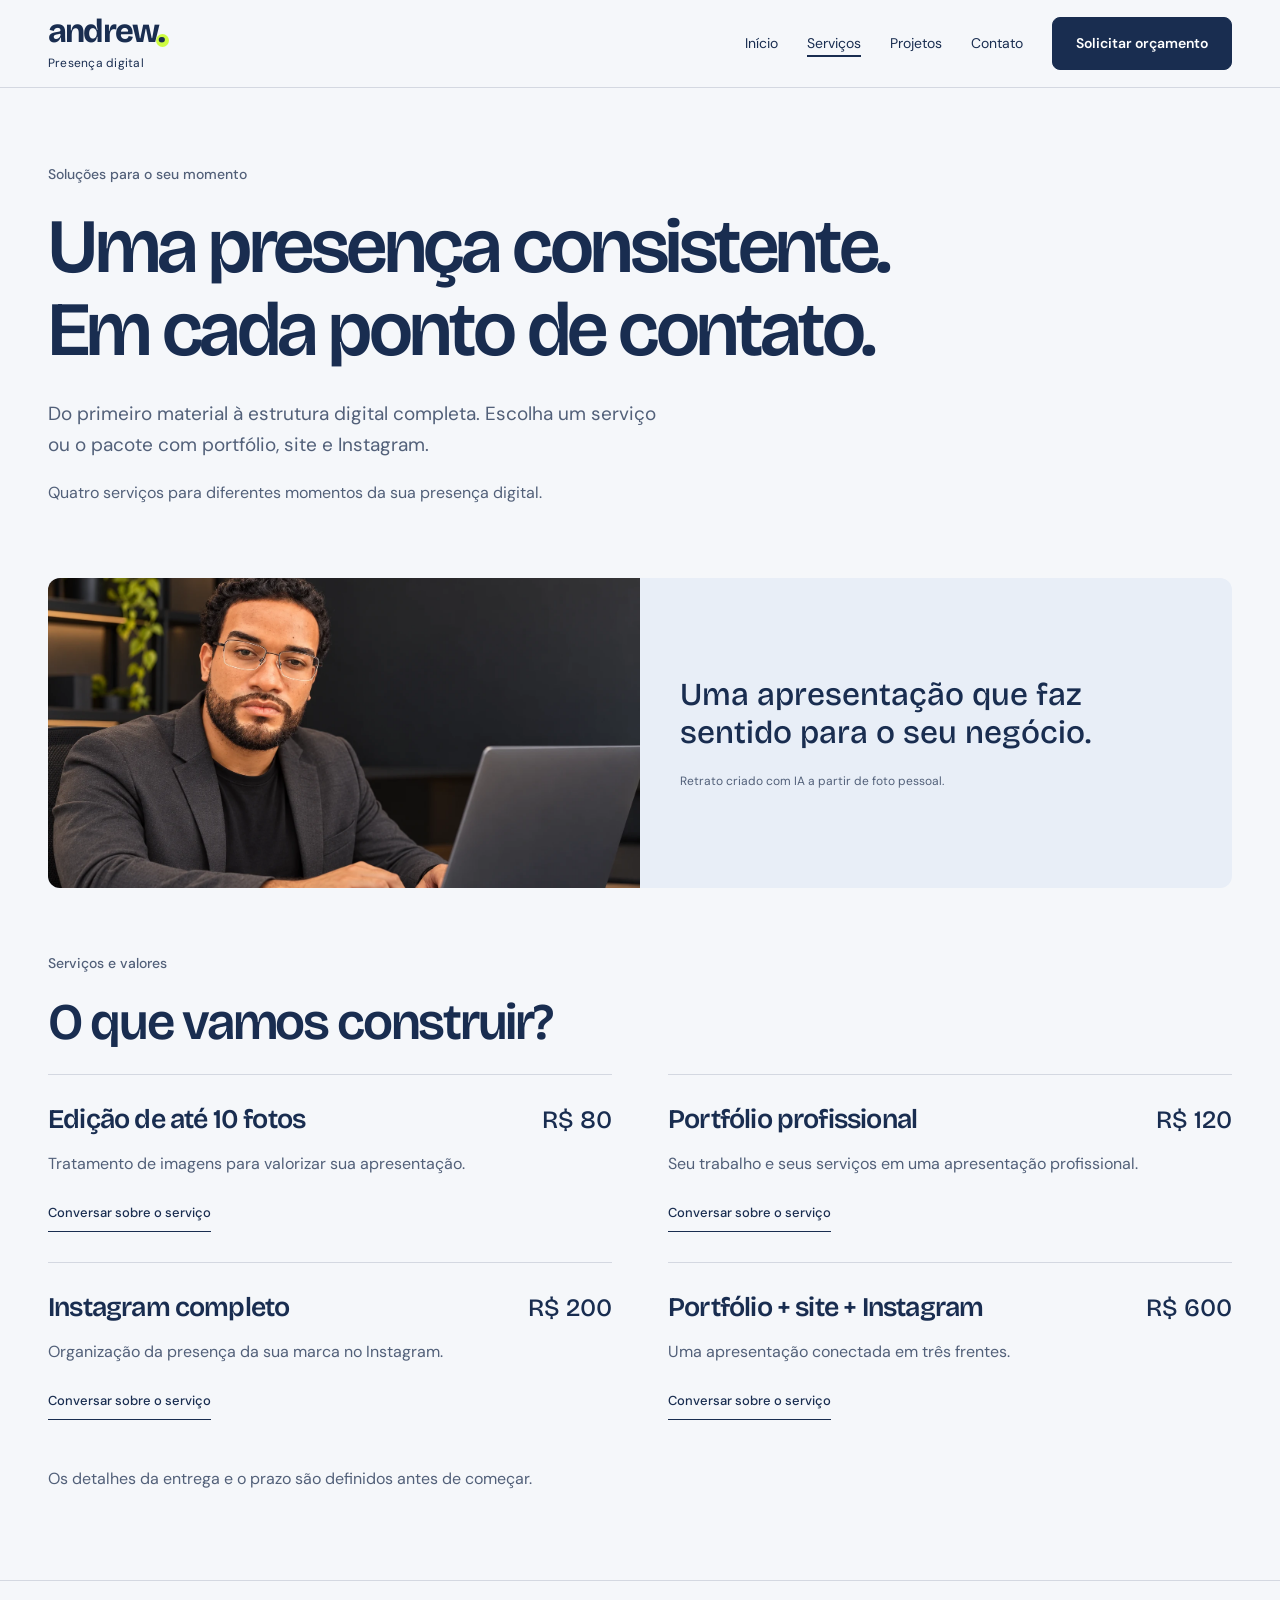
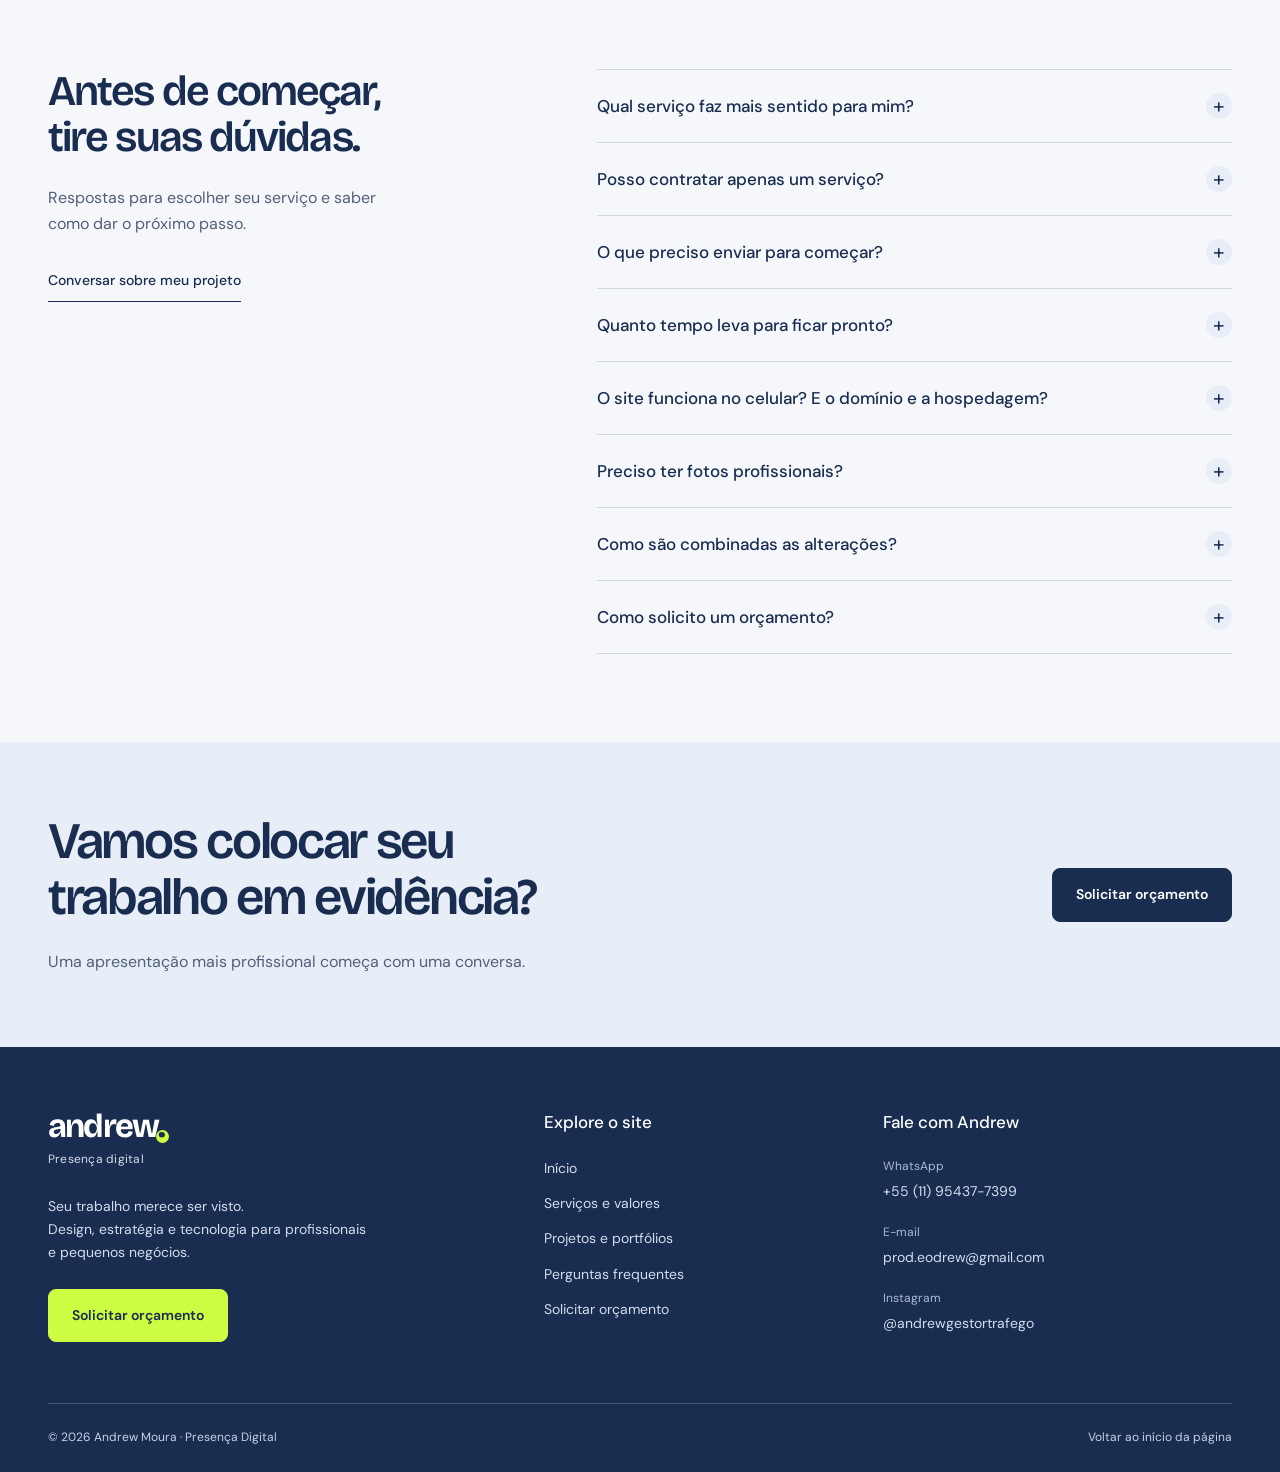
<file: servicos.html>
<!doctype html><html lang="pt-BR"><head><meta charset="utf-8"><meta name="viewport" content="width=device-width,initial-scale=1"><meta name="description" content="Andrew une design, estratégia e tecnologia em sites, portfólios, identidade visual e presença digital para profissionais e pequenos negócios."><meta name="theme-color" content="#f5f7fa"><title>Serviços | Andrew — Presença Digital</title><link rel="icon" href="data:image/svg+xml,%3Csvg xmlns='http://www.w3.org/2000/svg' viewBox='0 0 40 40'%3E%3Crect width='40' height='40' rx='8' fill='%230d0d0f'/%3E%3Cpath d='M9 30 20 8l11 22M14 23h12' fill='none' stroke='%23cefc42' stroke-width='3'/%3E%3C/svg%3E"><link rel="stylesheet" href="studio.css?v=20261023-footer-faq"><script src="app.js?v=20261023" defer></script></head><body><a class="sr-only" href="#main">Pular para o conteúdo</a>
<header><div class="wrap"><a class="brand" href="index.html">andrew<span>.</span><small>Presença digital</small></a><button type="button" class="menu-toggle" aria-controls="nav" aria-expanded="false">Menu</button><nav id="nav" aria-label="Principal"><a href="index.html" >Início</a><a href="servicos.html" aria-current="page">Serviços</a><a href="projetos.html" >Projetos</a><a href="projetos.html#contato">Contato</a><a class="button" href="projetos.html#contato">Solicitar orçamento</a></nav></div></header>
<main id="main"><div class="wrap">
<section class="page-intro"><span class="eyebrow">Soluções para o seu momento</span><h1>Uma presença consistente.<br><em style="font-style:normal;color:var(--gold)">Em cada ponto de contato.</em></h1><p class="lead">Do primeiro material à estrutura digital completa. Escolha um serviço ou o pacote com portfólio, site e Instagram.</p><p>Quatro serviços para diferentes momentos da sua presença digital.</p></section><figure class="pd-service-photo"><img src="assets/executivo-servicos.webp" alt="Andrew trabalhando em um notebook" width="1536" height="1024" loading="lazy"><figcaption>Uma apresentação que faz sentido para o seu negócio.<small>Retrato criado com IA a partir de foto pessoal.</small></figcaption></figure>
<section class="service-group"><span class="eyebrow">Serviços e valores</span><h2>O que vamos construir?</h2><div class="service-grid"><article class="service" id="fotos"><div class="service-heading"><h3>Edição de até 10 fotos</h3><span class="service-price">R$ 80</span></div><p>Tratamento de imagens para valorizar sua apresentação.</p><a class="text-link" href="projetos.html?servico=3#contato">Conversar sobre o serviço</a></article><article class="service" id="apresentacao"><div class="service-heading"><h3>Portfólio profissional</h3><span class="service-price">R$ 120</span></div><p>Seu trabalho e seus serviços em uma apresentação profissional.</p><a class="text-link" href="projetos.html?servico=1#contato">Conversar sobre o serviço</a></article><article class="service" id="identidade"><div class="service-heading"><h3>Instagram completo</h3><span class="service-price">R$ 200</span></div><p>Organização da presença da sua marca no Instagram.</p><a class="text-link" href="projetos.html?servico=0#contato">Conversar sobre o serviço</a></article><article class="service" id="sites"><div class="service-heading"><h3>Portfólio + site + Instagram</h3><span class="service-price">R$ 600</span></div><p>Uma apresentação conectada em três frentes.</p><a class="text-link" href="projetos.html?servico=2#contato">Conversar sobre o serviço</a></article></div><p>Os detalhes da entrega e o prazo são definidos antes de começar.</p></section></div>
<section class="content help-section" id="duvidas" aria-labelledby="help-title">
  <div class="wrap help-layout"><div class="help-intro"><h2 id="help-title">Antes de começar,<br>tire suas dúvidas.</h2><p>Respostas para escolher seu serviço e saber como dar o próximo passo.</p><a class="text-link" href="projetos.html#contato">Conversar sobre meu projeto</a></div>
  <div class="help-questions"><details><summary>Qual serviço faz mais sentido para mim?</summary><div class="help-answer"><p>Se você precisa apresentar sua trajetória e seus trabalhos, comece pelo portfólio. Para organizar sua marca nas redes, conheça o Instagram completo. Se quer reunir portfólio, site e Instagram, há uma opção que conecta as três frentes. Para melhorar imagens que você já tem, escolha a edição de fotos. <a href="servicos.html">Compare os serviços e valores</a> ou converse com Andrew para definir o melhor caminho.</p></div></details>
<details><summary>Posso contratar apenas um serviço?</summary><div class="help-answer"><p>Sim. Você pode contratar um serviço individual ou combinar entregas em um projeto. O que será produzido e o investimento são alinhados antes do início.</p></div></details>
<details><summary>O que preciso enviar para começar?</summary><div class="help-answer"><p>Separe uma descrição do seu trabalho, seus serviços, contatos, fotos e referências do que você gosta. Se já tiver logotipo e materiais da marca, eles também ajudam. Os materiais necessários são confirmados de acordo com o serviço escolhido.</p></div></details>
<details><summary>Quanto tempo leva para ficar pronto?</summary><div class="help-answer"><p>O prazo depende do serviço, do volume de conteúdo e da complexidade do projeto. A previsão é definida na proposta, considerando os materiais e as aprovações necessários para a entrega.</p></div></details>
<details><summary>O site funciona no celular? E o domínio e a hospedagem?</summary><div class="help-answer"><p>Os sites são preparados para computador, tablet e celular. Domínio próprio e hospedagem são definidos separadamente conforme a necessidade do projeto; confirme essas condições na proposta antes de contratar.</p></div></details>
<details><summary>Preciso ter fotos profissionais?</summary><div class="help-answer"><p>Não necessariamente. Você pode apresentar as fotos que já tem para avaliar o que pode ser aproveitado ou editado. Quando fizer sentido para o projeto, também é possível conversar sobre imagens produzidas com inteligência artificial.</p></div></details>
<details><summary>Como são combinadas as alterações?</summary><div class="help-answer"><p>Antes de começar, alinhe o conteúdo, a direção visual e o que está incluído na entrega. A quantidade de revisões e eventuais custos de pedidos adicionais devem ser confirmados na proposta.</p></div></details>
<details><summary>Como solicito um orçamento?</summary><div class="help-answer"><p>Acesse <a href="projetos.html#contato">Solicitar orçamento</a>, informe seu nome, o serviço de interesse, seu Instagram e o que pretende realizar. Você pode conferir a mensagem antes de continuar no WhatsApp. O envio é feito por você, dentro do WhatsApp. Se preferir, use o e-mail ou o Instagram disponíveis no rodapé.</p></div></details></div></div>
</section>
<section class="contact-banner"><div class="wrap reveal"><div><h2>Vamos colocar seu<br>trabalho em evidência?</h2><p>Uma apresentação mais profissional começa com uma conversa.</p></div><a class="button" href="projetos.html#contato">Solicitar orçamento</a></div></section></main>
<footer class="site-footer" id="rodape"><div class="wrap footer-grid">
  <div class="footer-about"><a class="brand" href="index.html" aria-label="Andrew Moura, início">andrew<span>.</span><small>Presença digital</small></a><p>Seu trabalho merece ser visto.<br>Design, estratégia e tecnologia para profissionais e pequenos negócios.</p><a class="button primary" href="projetos.html#contato">Solicitar orçamento</a></div>
  <div class="footer-navigation" role="navigation" aria-labelledby="footer-links-title"><h2 id="footer-links-title">Explore o site</h2><ul><li><a href="index.html">Início</a></li><li><a href="servicos.html">Serviços e valores</a></li><li><a href="projetos.html">Projetos e portfólios</a></li><li><a href="#duvidas">Perguntas frequentes</a></li><li><a href="projetos.html#contato">Solicitar orçamento</a></li></ul></div>
  <div class="footer-contact"><h2>Fale com Andrew</h2><ul><li><a href="https://wa.me/5511954377399" target="_blank" rel="noopener noreferrer"><span>WhatsApp</span>+55 (11) 95437-7399</a></li><li><a href="mailto:prod.eodrew@gmail.com"><span>E-mail</span>prod.eodrew@gmail.com</a></li><li><a href="https://www.instagram.com/andrewgestortrafego/" target="_blank" rel="noopener noreferrer"><span>Instagram</span>@andrewgestortrafego</a></li></ul></div>
</div><div class="wrap footer-bottom"><p>© 2026 Andrew Moura · Presença Digital</p><a href="#main">Voltar ao início da página</a></div></footer></body></html>
</file>
<file: studio.css>
@import url('https://fonts.googleapis.com/css2?family=Bricolage+Grotesque:opsz,wght@12..96,500;12..96,600;12..96,700&family=DM+Sans:wght@400;500;600;700&display=swap');
:root{--bg:#f5f7fa;--panel:#e8eef7;--ink:#192d50;--muted:#526079;--gold:#192d50;--accent:#cefc42;--line:#192d5026;--display:'Bricolage Grotesque',Arial,sans-serif;color-scheme:light}
*{box-sizing:border-box}html{scroll-behavior:smooth;scroll-padding-top:112px}body{margin:0;background:var(--bg);color:var(--ink);font:16px/1.65 'DM Sans',sans-serif}a{color:inherit;text-decoration:none}button,input,select,textarea{font:inherit}button,summary{cursor:pointer}img{max-width:100%;display:block}a,button,summary{-webkit-tap-highlight-color:transparent}a:focus-visible,button:focus-visible,summary:focus-visible,input:focus-visible,select:focus-visible,textarea:focus-visible{outline:3px solid #4167b2;outline-offset:5px}::selection{background:var(--accent);color:var(--ink)}[hidden]{display:none!important}.wrap{width:min(1240px,calc(100% - 96px));margin-inline:auto}p,li{color:var(--muted)}p{max-width:65ch}h1,h2,h3{font-family:var(--display);font-weight:600;line-height:1.08;letter-spacing:-.045em;text-wrap:balance}h2{font-size:clamp(34px,4vw,56px);margin:0 0 24px}h3{font-size:27px;letter-spacing:-.03em}h2 em,h1 em{font:inherit;color:inherit}a,button{touch-action:manipulation}.lead{font-size:19px;line-height:1.65;max-width:48ch}.eyebrow{display:block;font-size:14px;font-weight:500;color:var(--muted);margin-bottom:20px}.number{font-size:14px;color:var(--muted)}
header{height:88px;background:var(--bg);border-bottom:1px solid var(--line);position:sticky;top:0;z-index:20}header .wrap{height:100%;display:flex;align-items:center;justify-content:space-between;gap:32px}.brand{font:700 33px/.95 var(--display);letter-spacing:-1.8px;display:inline-block}.brand>span{color:var(--ink);display:inline-block;position:relative;z-index:0}.brand>span:before{content:'';position:absolute;background:var(--accent);width:13px;height:13px;bottom:0;left:-2px;border-radius:50%;z-index:-1}.brand small{font:400 12px/1.3 'DM Sans',sans-serif;letter-spacing:.02em;display:block;margin-top:9px}nav{display:flex;align-items:center;gap:29px;font-size:14px}nav>a:not(.button){padding:12px 0}nav>a[aria-current]{text-decoration:underline;text-decoration-thickness:2px;text-underline-offset:7px}nav>a:hover{color:#365c9f}.menu-toggle{display:none;border:1px solid var(--line);padding:9px 15px;border-radius:8px;background:transparent;color:var(--ink)}.button{display:inline-flex;align-items:center;justify-content:center;gap:24px;min-height:50px;padding:14px 23px;border-radius:8px;background:var(--ink);border:1px solid var(--ink);color:white;font-size:14px;font-weight:600;transition:background .18s}.button:hover{background:#304e7d}.button.primary{background:var(--accent);border-color:var(--accent);color:var(--ink)}.button.primary:hover{background:#bde938}.text-link{display:inline-flex;align-items:center;gap:16px;border-bottom:1px solid currentColor;padding:8px 0;font-size:14px;font-weight:500}.text-link:hover{color:#365c9f}.actions{display:flex;gap:28px;align-items:center;flex-wrap:wrap;margin-top:30px}.sr-only{position:absolute;width:1px;height:1px;overflow:hidden;clip:rect(0,0,0,0)}.sr-only:focus{position:fixed;top:10px;left:10px;clip:auto;width:auto;height:auto;padding:12px 20px;background:white;z-index:100}
/* Texto e fotografia têm áreas próprias para preservar a leitura. */
.studio-hero{padding:64px 0 56px}.studio-hero-grid{display:grid;grid-template-columns:1.22fr .78fr;gap:60px;align-items:center}.studio-hero .eyebrow{display:flex;align-items:center;gap:10px}.studio-hero .eyebrow:before{content:'';width:9px;height:9px;background:var(--ink);border:3px solid var(--accent);border-radius:50%;box-sizing:content-box}.studio-hero h1{margin:0 0 26px;font-size:clamp(55px,6.6vw,94px);line-height:1.02;max-width:10ch}.studio-hero .lead{max-width:43ch;font-size:18px}.hero-portrait{margin:0;position:relative;padding:0 0 0 20px}.hero-portrait img{width:100%;height:480px;object-fit:cover;object-position:center 25%;border-radius:110px 12px 12px 12px}.hero-portrait figcaption{display:flex;justify-content:space-between;gap:20px;padding-top:15px;font-size:12px;line-height:1.5}.hero-portrait figcaption strong{font-weight:600;font-size:14px}.hero-portrait figcaption span{color:var(--muted);max-width:22ch}.hero-bottom{display:flex;justify-content:space-between;gap:24px;margin-top:54px;padding-top:22px;border-top:1px solid var(--line);font-size:13px;color:var(--muted)}.hero-bottom p{margin:0}.hero-bottom a{font-weight:500;color:var(--ink)}
section.content{padding:88px 0}.section-top{display:flex;justify-content:space-between;align-items:flex-end;gap:40px;margin-bottom:38px}.section-top h2{margin-bottom:0;max-width:780px}.section-top>p{max-width:31ch;margin:0}.section-top>.text-link{flex-shrink:0}.work-selection{background:#fff}.pd-filters{display:flex;flex-wrap:wrap;gap:8px}.pd-filters button{background:transparent;border:1px solid var(--line);color:var(--muted);border-radius:24px;padding:10px 18px;min-height:44px;font-size:14px}.pd-filters button[aria-pressed=true]{background:var(--ink);color:white;border-color:var(--ink)}.pd-filters button:hover{border-color:var(--ink)}.pd-count{font-size:13px;margin:22px 0}.pd-project-grid{display:grid;grid-template-columns:repeat(2,minmax(0,1fr));gap:44px 30px}.pd-project{min-width:0}.pd-project-visual{display:block;background:var(--panel);aspect-ratio:1.5;overflow:hidden;border-radius:12px}.pd-project-visual img{width:100%;height:100%;object-fit:cover;object-position:center;transition:transform .3s}.pd-project-visual:hover img{transform:scale(1.025)}.pd-project[data-photo=erika] img{object-position:50% 34%}.pd-project[data-photo=gustavo] img{object-position:50% 25%}.pd-project[data-photo=fabio] img{object-position:50% 45%}.pd-project[data-photo=andressa] img{object-position:50% 25%}.pd-project[data-photo=evy] img{object-position:50% 22%}.pd-project-copy{padding:20px 0 0}.pd-project-type{font-size:12px;color:var(--muted)}.pd-project h3{margin:8px 0 12px}.pd-project-copy p{max-width:46ch;font-size:15px;margin:0 0 12px}.pd-project .text-link{font-size:13px}.pd-more{margin-top:40px}.pd-project-section{padding-bottom:56px}.pd-archive{border-block:1px solid var(--line);padding:24px 0}.pd-archive>summary{font-size:18px;font-weight:500}.pd-archive>.project-grid{padding-top:40px}
.problem{display:grid;grid-template-columns:1.1fr 1fr;gap:90px;align-items:center}.problem-list{display:grid;grid-template-columns:1fr 1fr;gap:0 24px}.problem-list p{border-bottom:1px solid var(--line);padding:18px 0;margin:0;font-size:14px}.problem-list span{margin-right:8px;color:var(--ink)}#solucoes{padding-top:0}.solutions{display:grid;grid-template-columns:repeat(3,minmax(0,1fr));gap:0 40px;border-top:1px solid var(--line)}.solution{padding:28px 0;border-bottom:1px solid var(--line)}.solution>.number{display:none}.solution h3{margin:0 0 16px;font-size:25px}.solution p{font-size:15px;max-width:34ch}.solution .text-link{font-size:13px}
.band{background:var(--ink);color:#fff}.band .eyebrow,.band p{color:#c6d2e4}.packages{display:grid;grid-template-columns:repeat(4,minmax(0,1fr));gap:0;border-block:1px solid #ffffff36}.package{padding:28px 24px 30px;border-right:1px solid #ffffff36;display:flex;flex-direction:column;align-items:flex-start;min-width:0}.package:first-child{padding-left:0}.package:last-child{border-right:0}.package .number{display:none}.package h3{font-size:23px;min-height:50px;margin:0 0 24px}.price{font:500 46px/1.1 var(--display);letter-spacing:-2px;white-space:nowrap}.package p{font-size:14px;margin-bottom:24px}.package .button{margin-top:auto;border-color:#ffffff70;background:transparent;gap:10px;font-size:13px;padding:12px 16px;min-height:46px}.package .button:hover{background:#ffffff18}.package:last-child .button{background:var(--accent);border-color:var(--accent);color:var(--ink)}.band>.wrap>p{font-size:13px;margin:22px 0 0}.steps{display:grid;grid-template-columns:repeat(4,minmax(0,1fr));gap:30px}.steps article{border-top:1px solid var(--line);padding-top:24px}.steps .number{display:inline-flex;width:34px;height:34px;align-items:center;justify-content:center;border-radius:50%;background:var(--panel);color:var(--ink)}.steps h3{font-size:23px;margin:20px 0 14px}.steps p{font-size:15px}.about-mini{display:grid;grid-template-columns:.85fr 1fr;gap:90px;align-items:center}.about-mini>img{width:100%;height:auto;max-height:560px;aspect-ratio:4/5;object-fit:cover;border-radius:12px}.pd-photo-note{font-size:12px;color:var(--muted)}.contact-banner{padding:72px 0;background:var(--panel)}.contact-banner .wrap{display:flex;justify-content:space-between;align-items:center;gap:40px}.contact-banner h2{max-width:800px}.contact-banner p{margin-bottom:0}.contact-banner .button{flex-shrink:0}footer{padding:32px 0;background:var(--bg)}footer .wrap{display:flex;justify-content:space-between;gap:24px;align-items:center;font-size:12px;color:var(--muted)}footer .brand{color:var(--ink)}
.page-intro{padding:75px 0 56px}.page-intro h1{max-width:1000px;margin:0 0 26px;font-size:clamp(48px,6vw,82px)}.page-intro h1 span,.page-intro h1 em{color:inherit!important}.pd-service-photo{margin:0 0 64px;display:grid;grid-template-columns:1fr 1fr;background:var(--panel);border-radius:12px;overflow:hidden}.pd-service-photo img{width:100%;height:310px;object-fit:cover;object-position:center 35%}.pd-service-photo figcaption{padding:40px;align-self:center;max-width:24ch;font:500 32px/1.2 var(--display)}.pd-service-photo figcaption small{display:block;margin-top:20px;font:400 12px/1.5 'DM Sans',sans-serif;color:var(--muted)}.service-group{padding:0 0 72px}.service-grid{display:grid;grid-template-columns:1fr 1fr;gap:0 56px}.service{border-top:1px solid var(--line);padding:30px 0}.service-heading{display:flex;align-items:flex-start;justify-content:space-between;gap:24px}.service-heading h3{margin:0;max-width:70%}.service-price{font:500 25px/1.2 var(--display);white-space:nowrap}.service p{max-width:44ch}.service .text-link{font-size:13px}.project-grid{display:grid;grid-template-columns:1fr 1fr;gap:48px 32px}.project-image{display:block;height:360px;padding:20px;background:var(--panel);border-radius:12px}.project-image img{width:100%;height:100%;object-fit:contain}.project h2{font-size:30px}.project>.number{font-size:12px}.project details{padding-top:18px;border-top:1px solid var(--line)}.project summary{font-weight:500}.gallery{display:flex;gap:18px;margin:24px 0}.gallery>a,.gallery>img{width:calc(50% - 9px)}.gallery img{width:100%;object-fit:contain}.faq{max-width:850px;margin:auto}.faq details{border-bottom:1px solid var(--line);padding:23px 0}.faq summary{font-size:18px;padding-right:12px}.faq details p{max-width:65ch}.contact-block{display:grid;grid-template-columns:1fr 1.1fr;gap:72px}.pd-contact-person{display:flex;align-items:center;gap:18px;margin:28px 0}.pd-contact-person img{width:70px;height:70px;object-fit:cover;border-radius:50%}.pd-contact-person strong,.pd-contact-person span{display:block}.pd-contact-person span{font-size:13px;color:var(--muted);margin-top:4px}.pd-other-contacts{display:flex;flex-direction:column;gap:12px;font-size:14px;overflow-wrap:anywhere}#pd-contact-form{padding:32px;background:white;border:1px solid var(--line);border-radius:12px}.pd-form-grid{display:grid;grid-template-columns:1fr 1fr;gap:22px 16px}.pd-form-grid label{font-size:14px;min-width:0}.pd-full{grid-column:1/-1}.pd-form-grid input,.pd-form-grid select,.pd-form-grid textarea{width:100%;min-width:0;padding:12px 14px;margin-top:8px;border:1px solid #91a0b8;background:white;color:var(--ink);border-radius:6px;font-size:16px;min-height:48px}.pd-form-grid textarea{resize:vertical}.pd-form-grid input::placeholder,.pd-form-grid textarea::placeholder{color:#64738b;opacity:1}.pd-form-grid small{font-size:12px;display:block;color:var(--muted);margin-top:6px}.pd-message{margin:22px 0;font-size:14px}.pd-message pre{white-space:pre-wrap;overflow-wrap:anywhere;font:400 13px/1.7 'DM Sans',sans-serif;border-left:3px solid var(--ink);padding-left:16px}#pd-whatsapp-link{width:100%}.pd-form-note{font-size:12px;line-height:1.6}.reveal{opacity:1}
@media(min-width:1500px){.studio-hero{padding-block:84px}.hero-portrait img{height:520px}}
@media(max-width:1050px){.wrap{width:calc(100% - 64px)}nav{gap:20px}nav .button{padding-inline:16px}.studio-hero-grid{gap:36px}.hero-portrait img{height:430px}.packages{grid-template-columns:1fr 1fr}.package{padding:28px!important;border-bottom:1px solid #ffffff36}.package:nth-child(2){border-right:0}.package:nth-child(n+3){border-bottom:0}.problem,.about-mini{gap:48px}.steps{grid-template-columns:1fr 1fr}.solutions{gap:0 24px}.contact-block{gap:36px}.service-heading{display:block}.service-heading h3{max-width:100%;margin-bottom:16px}.studio-hero h1{font-size:clamp(52px,7vw,76px)}}
@media(max-width:800px){header{height:78px}.menu-toggle{display:block}nav{display:none;position:absolute;inset:78px 0 auto;padding:24px 32px;background:var(--bg);border-bottom:1px solid var(--line)}nav.open{display:flex;flex-direction:column;align-items:stretch;gap:10px}nav .button{margin-top:10px}.studio-hero-grid{grid-template-columns:1.2fr .8fr;gap:24px}.hero-portrait{padding-left:0}.hero-portrait img{height:380px;border-top-left-radius:70px}.hero-portrait figcaption{flex-direction:column;gap:4px}.studio-hero .lead{font-size:16px}.studio-hero h1{font-size:clamp(48px,7.5vw,64px)}.actions{gap:16px}.section-top{gap:24px}.section-top>p{max-width:25ch}.solutions{grid-template-columns:1fr 1fr}.contact-banner .wrap{display:block}.contact-banner .button{margin-top:26px}.contact-block{grid-template-columns:1fr}.pd-service-photo figcaption{padding:28px}.problem{gap:32px}.problem-list{grid-template-columns:1fr}footer .wrap{flex-wrap:wrap}}
@media(max-width:600px){.wrap{width:calc(100% - 40px)}header .wrap{gap:20px}.brand{font-size:29px}.brand small{font-size:11px}.studio-hero{padding:38px 0 32px}.studio-hero-grid{grid-template-columns:1fr;gap:32px}.studio-hero .eyebrow{font-size:12px}.studio-hero h1{font-size:clamp(52px,13vw,76px);max-width:11ch}.studio-hero .lead{font-size:17px}.hero-portrait img{height:350px;object-position:center 22%;border-radius:80px 10px 10px 10px}.hero-portrait figcaption{flex-direction:row;font-size:11px}.hero-portrait figcaption span{max-width:23ch}.hero-bottom{margin-top:30px;font-size:12px;gap:20px}.hero-bottom p{max-width:22ch}.hero-bottom a{max-width:17ch;text-align:right}.actions{gap:22px}.actions .button{padding-inline:21px}.section-top{display:block;margin-bottom:28px}.section-top>p,.section-top>.text-link{margin-top:20px;max-width:40ch}section.content{padding:56px 0}h2{font-size:36px;letter-spacing:-1.6px}.pd-project-grid{grid-template-columns:1fr;gap:34px}.pd-project-visual{aspect-ratio:1.4}.pd-project h3{font-size:27px}.pd-project-copy{padding-top:16px}.pd-filters{gap:7px}.pd-filters button{padding:9px 13px;font-size:13px}.pd-count{margin:18px 0}.problem,.about-mini{grid-template-columns:1fr;gap:28px}.problem-list{grid-template-columns:1fr 1fr;gap:0 20px}.problem-list p{font-size:13px}.problem .lead{font-size:17px}.solutions{grid-template-columns:1fr}.solution{padding:24px 0;display:grid;grid-template-columns:1fr auto;gap:8px 16px}.solution h3{grid-column:1/-1;margin:0;font-size:25px}.solution p{font-size:14px;margin:4px 0}.solution .text-link{font-size:12px;align-self:end;white-space:nowrap;gap:8px}.packages{grid-template-columns:1fr}.package{border-right:0;border-bottom:1px solid #ffffff36!important;padding:26px 0!important;display:grid;grid-template-columns:1fr auto;gap:16px 20px}.package:last-child{border-bottom:0!important}.package h3{font-size:24px;min-height:0;margin:0}.package .price{font-size:34px;align-self:start;letter-spacing:-1px}.package p{grid-column:1/-1;margin:0;font-size:14px;max-width:38ch}.package .button{grid-column:1/-1;justify-self:start}.steps{gap:26px 22px}.steps h3{font-size:22px}.steps p{font-size:14px}.about-mini>img{max-height:430px;object-position:center 25%}.contact-banner{padding:48px 0}.contact-banner h2{font-size:36px}footer .wrap{display:grid;grid-template-columns:1fr auto;gap:24px 16px}footer .wrap>.brand{grid-column:1/-1}footer .wrap>span:nth-of-type(2){grid-column:1/-1;grid-row:3}.page-intro{padding:46px 0 38px}.page-intro h1{font-size:45px}.page-intro .lead{font-size:17px}.pd-service-photo{grid-template-columns:1fr;margin-bottom:44px}.pd-service-photo img{height:auto;max-height:310px}.pd-service-photo figcaption{font-size:26px;max-width:none;padding:24px}.pd-service-photo figcaption small{margin-top:12px}.service-grid,.project-grid{grid-template-columns:1fr;gap:0}.service{padding:26px 0}.service-heading{display:flex}.service-heading h3{font-size:25px;max-width:70%}.service-price{font-size:23px}.service-group{padding-bottom:42px}.project-grid{gap:40px}.project-image{height:320px}.faq summary{font-size:17px}.pd-contact{padding-top:40px!important}#pd-contact-form{padding:23px 18px}.pd-form-grid{grid-template-columns:1fr}.pd-full{grid-column:auto}.pd-contact h2{font-size:40px}.pd-other-contacts{font-size:13px}}
@media(prefers-reduced-motion:reduce){html{scroll-behavior:auto}*,*:before,*:after{transition:none!important;animation:none!important}}
@media(max-width:360px){.steps{grid-template-columns:1fr}.solution{display:block}.solution .text-link{margin-top:10px}.package{grid-template-columns:minmax(0,1fr) auto}.package h3{min-width:0}}

/* Dúvidas e contatos encerram a navegação com caminhos claros. */
.help-section{border-top:1px solid var(--line)}
.help-layout{display:grid;grid-template-columns:.85fr 1.15fr;gap:80px;align-items:start}
.help-intro h2{font-size:clamp(34px,3.3vw,47px)}
.help-intro p{max-width:32ch;margin-bottom:24px}
.help-questions{border-top:1px solid var(--line);min-width:0}
.help-questions details{border-bottom:1px solid var(--line)}
.help-questions summary{list-style:none;display:flex;align-items:center;justify-content:space-between;gap:24px;padding:23px 0;font-size:17px;font-weight:500;line-height:1.45}
.help-questions summary::-webkit-details-marker{display:none}
.help-questions summary:after{content:'+';flex-shrink:0;width:26px;height:26px;border-radius:50%;background:var(--panel);display:grid;place-items:center;font-size:21px;line-height:1;font-weight:400}
.help-questions details[open] summary:after{content:'−';background:var(--ink);color:white}
.help-questions summary:hover{color:#365c9f}
.help-answer{padding:0 42px 22px 0}
.help-answer p{margin:0;font-size:15px;line-height:1.8}
.help-answer a{text-decoration:underline;text-underline-offset:3px;color:var(--ink)}
.site-footer{background:var(--ink);color:white;padding:64px 0 0}
.site-footer .footer-grid{display:grid;grid-template-columns:1.25fr .8fr 1fr;align-items:start;gap:60px;font-size:14px;color:#d2dced}
.site-footer .brand{color:white}
.site-footer .brand>span{color:var(--ink)}
.site-footer .brand small{color:#d2dced}
.site-footer .footer-about p{color:#d2dced;font-size:14px;max-width:32ch;margin:25px 0}
.site-footer h2{font:500 17px/1.4 'DM Sans',sans-serif;letter-spacing:0;color:white;margin:0 0 22px}
.site-footer ul{list-style:none;margin:0;padding:0}
.site-footer li{margin:0 0 12px;color:inherit}
.site-footer a:not(.brand):not(.button):hover{text-decoration:underline;text-underline-offset:4px}
.site-footer .footer-contact li{margin-bottom:20px}
.footer-contact a{display:inline-block;overflow-wrap:anywhere;max-width:100%}
.footer-contact a span{display:block;font-size:12px;color:#aabbda;margin-bottom:3px}
.site-footer .footer-bottom{display:flex;justify-content:space-between;align-items:center;gap:24px;border-top:1px solid #ffffff30;margin-top:48px;padding:24px 0;color:#c6d2e4;font-size:12px}
.footer-bottom p{color:inherit;margin:0}
.site-footer a:focus-visible{outline-color:var(--accent)}
@media(max-width:1000px){.help-layout{gap:40px;grid-template-columns:.8fr 1.2fr}.site-footer .footer-grid{gap:32px;grid-template-columns:1fr 1fr}.footer-about{grid-column:1/-1}.site-footer .footer-about p{max-width:50ch}}
@media(max-width:650px){.help-layout{grid-template-columns:1fr;gap:32px}.help-intro h2{font-size:36px}.help-intro p{max-width:38ch}.help-questions summary{font-size:16px;padding:21px 0;gap:18px}.help-answer{padding-right:0}.site-footer{padding-top:44px}.site-footer .footer-grid{grid-template-columns:1fr;gap:36px}.footer-about{grid-column:auto}.site-footer .footer-about p{max-width:35ch}.site-footer h2{margin-bottom:18px}.site-footer .footer-bottom{display:flex;flex-direction:column;align-items:flex-start;gap:12px;margin-top:28px;padding:24px 0}.site-footer .footer-contact li:last-child{margin-bottom:0}}
</file>
